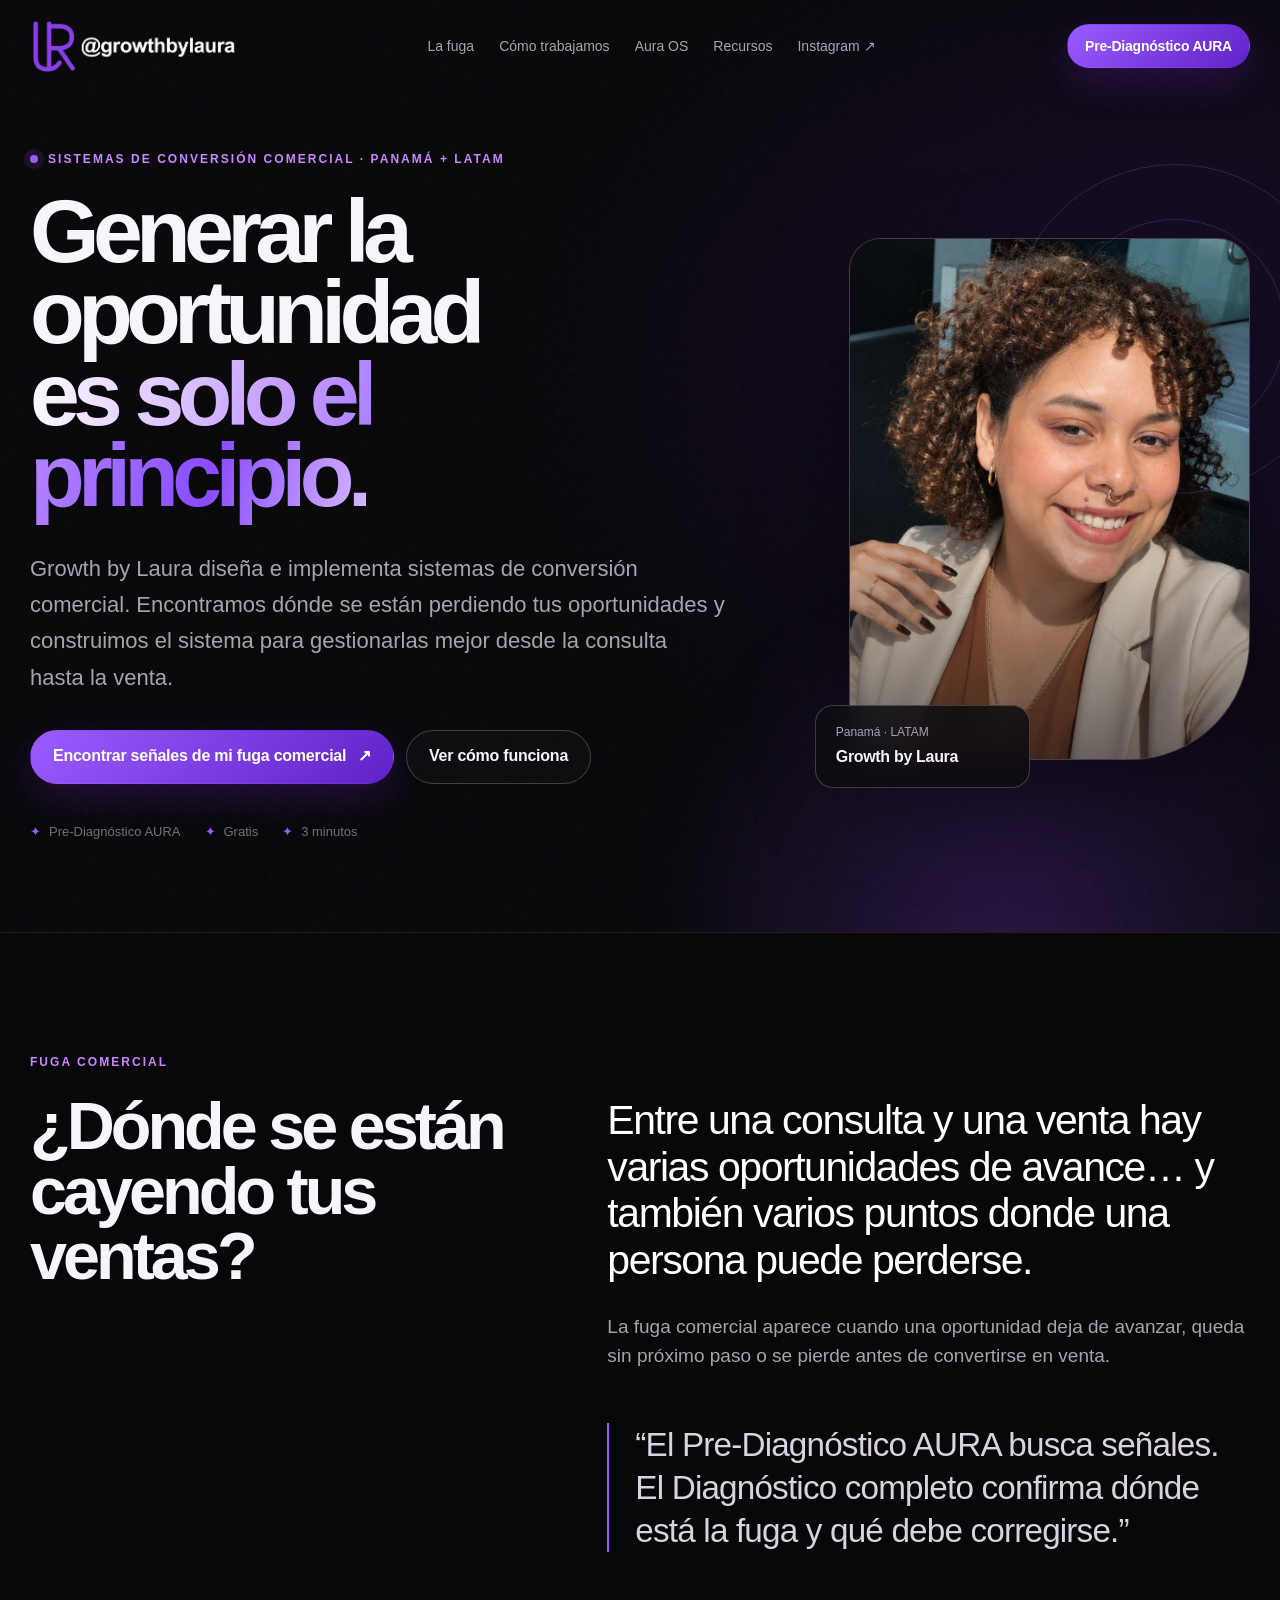
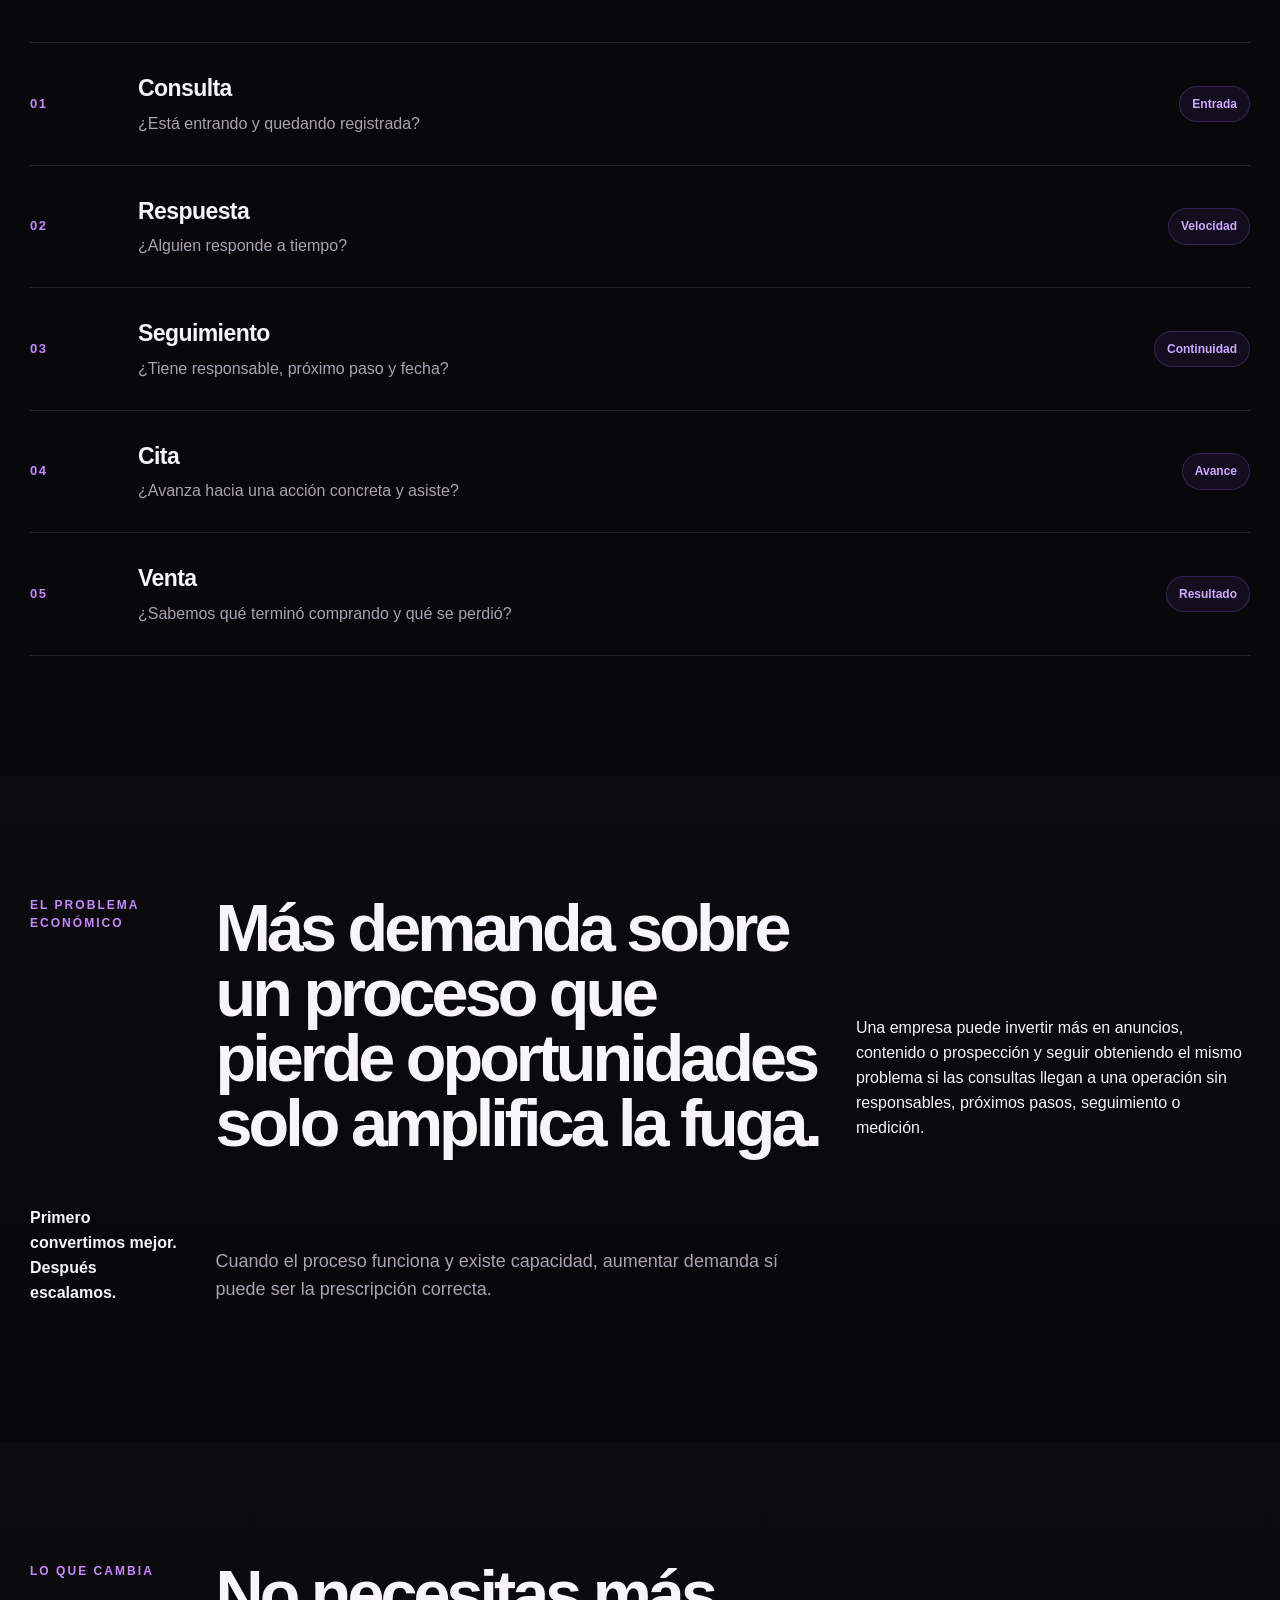
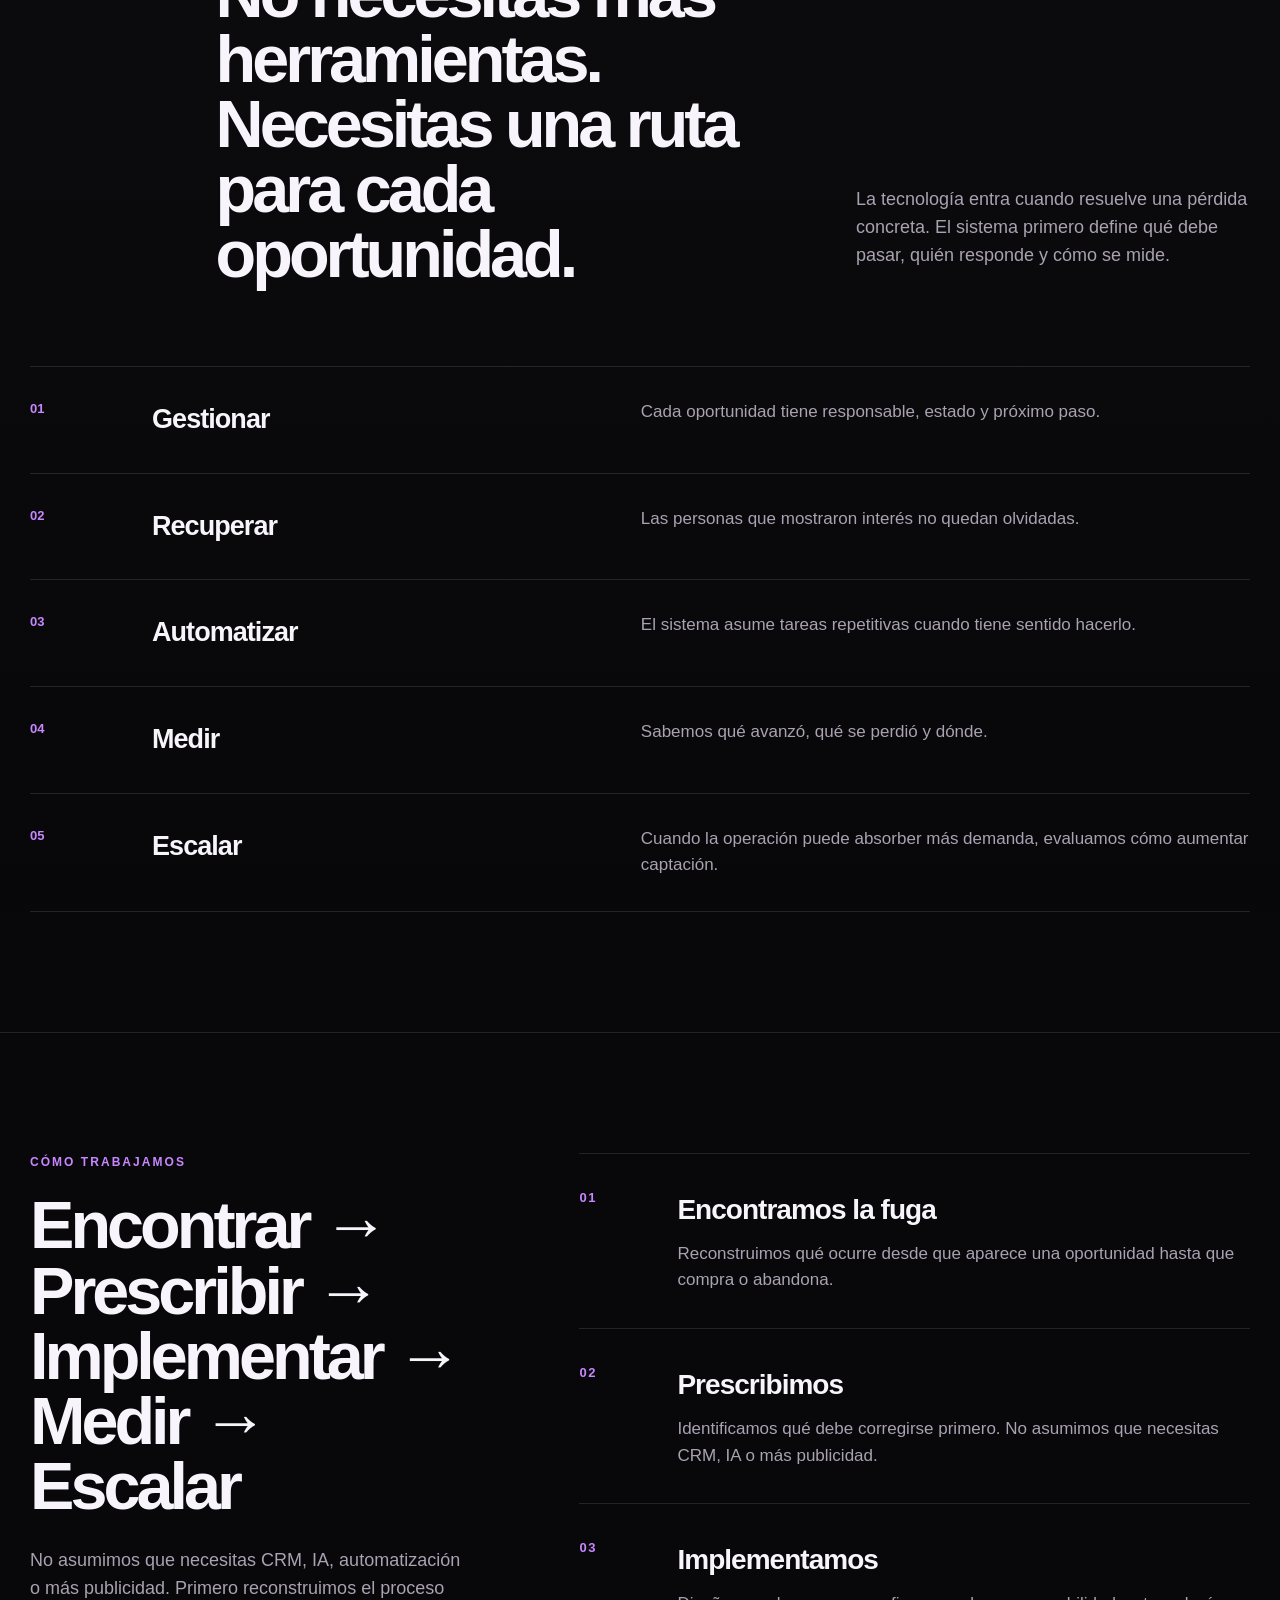
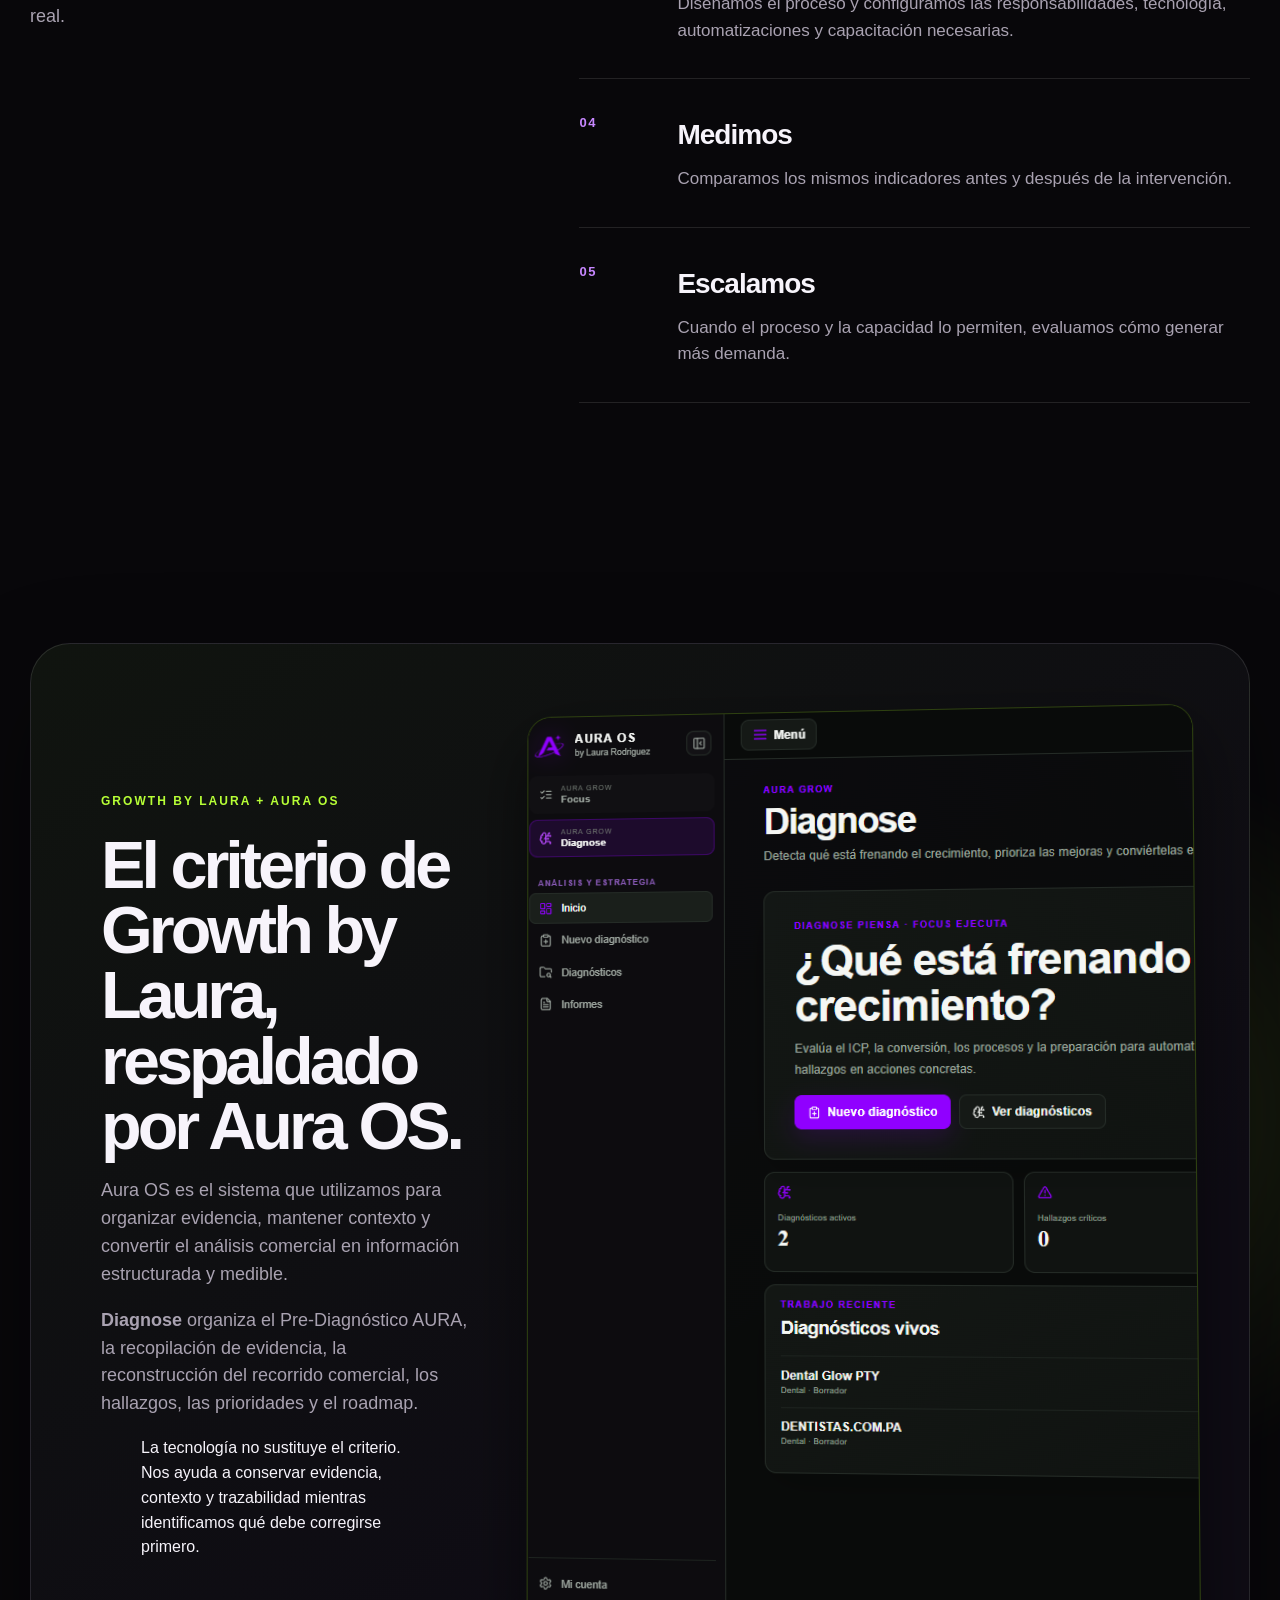
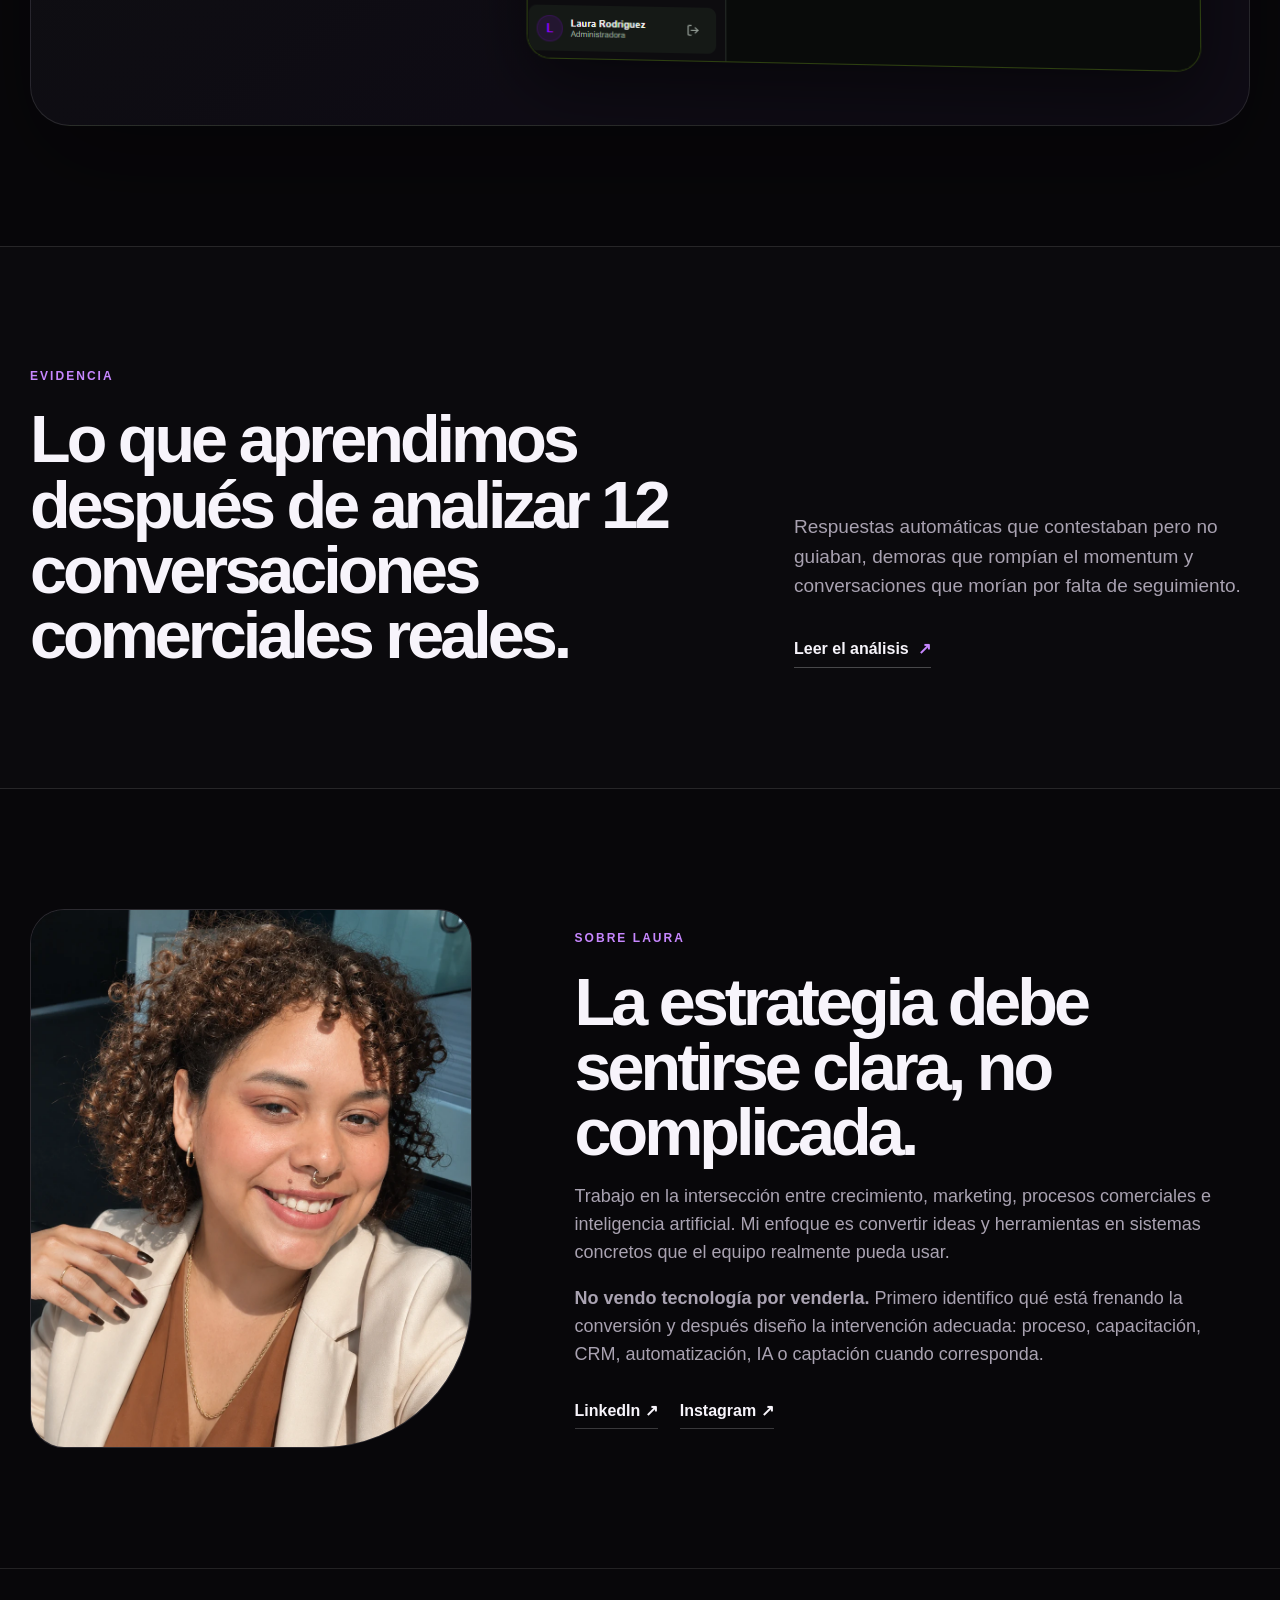
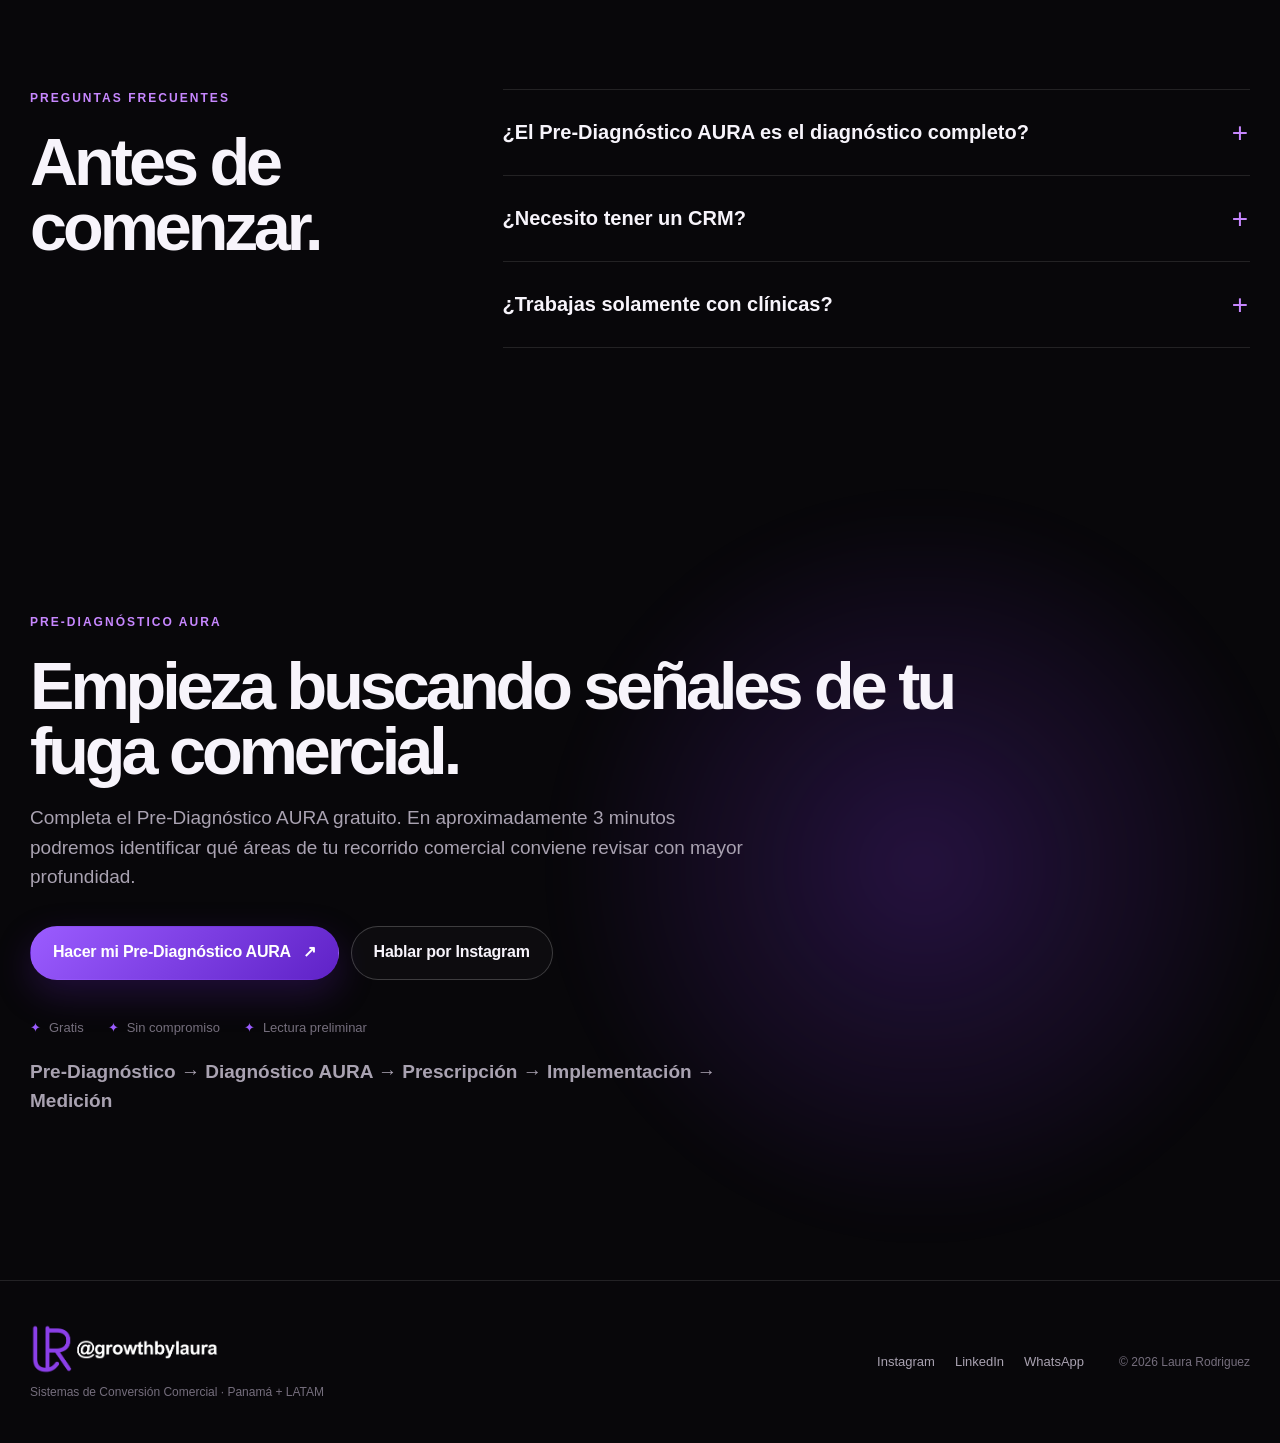
<file: index.html>
<!doctype html>
<html lang="es-PA">
<head>
  <meta charset="utf-8">
  <meta name="viewport" content="width=device-width, initial-scale=1, viewport-fit=cover">
  <title>Growth by Laura | Sistemas de Conversión Comercial</title>
  <meta name="description" content="Growth by Laura diseña e implementa sistemas de conversión comercial para encontrar dónde se pierden oportunidades, prescribir qué corregir y medir el resultado desde la consulta hasta la venta.">
  <meta name="author" content="Laura Rodriguez">
  <meta name="robots" content="index,follow,max-image-preview:large">
  <link rel="canonical" href="https://laurarodriguez-growth.github.io/">
  <link rel="icon" href="assets/brand/favicon.ico" sizes="any">
  <link rel="icon" type="image/png" sizes="32x32" href="assets/brand/lr-monogram-32.png">
  <link rel="apple-touch-icon" sizes="180x180" href="assets/brand/lr-monogram-180.png">
  <link rel="stylesheet" href="styles.css">
  <meta name="theme-color" content="#08070a">
  <meta property="og:type" content="website">
  <meta property="og:locale" content="es_PA">
  <meta property="og:title" content="Growth by Laura | Sistemas de Conversión Comercial">
  <meta property="og:description" content="Encontramos dónde una oportunidad deja de avanzar, prescribimos qué corregir y construimos el sistema para gestionarla desde la consulta hasta la venta.">
  <meta property="og:url" content="https://laurarodriguez-growth.github.io/">
  <meta property="og:image" content="https://laurarodriguez-growth.github.io/og-image.jpg">
  <meta name="twitter:card" content="summary_large_image">
  <script type="application/ld+json">
  {
    "@context":"https://schema.org",
    "@graph":[
      {
        "@type":"WebSite",
        "@id":"https://laurarodriguez-growth.github.io/#website",
        "url":"https://laurarodriguez-growth.github.io/",
        "name":"Growth by Laura",
        "inLanguage":"es-PA"
      },
      {
        "@type":"Person",
        "@id":"https://laurarodriguez-growth.github.io/#laura",
        "name":"Laura Rodriguez",
        "jobTitle":"Growth Strategist y Founder de Aura OS",
        "url":"https://laurarodriguez-growth.github.io/",
        "image":"https://laurarodriguez-growth.github.io/laura-rodriguez-profile.webp",
        "sameAs":[
          "https://www.linkedin.com/in/laurarodriguez20/",
          "https://www.instagram.com/growthbylaura/"
        ],
        "knowsAbout":[
          "Sistemas de conversión comercial",
          "Growth strategy",
          "Revenue Operations",
          "Seguimiento de oportunidades",
          "Inteligencia artificial aplicada",
          "Automatización comercial",
          "Customer journey"
        ],
        "address":{"@type":"PostalAddress","addressCountry":"PA"}
      },
      {
        "@type":"ProfessionalService",
        "@id":"https://laurarodriguez-growth.github.io/#consulting",
        "name":"Growth by Laura",
        "url":"https://laurarodriguez-growth.github.io/",
        "founder":{"@id":"https://laurarodriguez-growth.github.io/#laura"},
        "areaServed":["Panamá","LATAM"],
        "serviceType":[
          "Sistemas de conversión comercial",
          "Diagnóstico AURA",
          "Diseño de procesos comerciales",
          "Automatización comercial",
          "Optimización de sistemas existentes"
        ]
      },
      {
        "@type":"FAQPage",
        "mainEntity":[
          {
            "@type":"Question",
            "name":"¿El Pre-Diagnóstico AURA es el diagnóstico completo?",
            "acceptedAnswer":{"@type":"Answer","text":"No. El Pre-Diagnóstico AURA es una lectura preliminar de aproximadamente tres minutos que busca señales de fuga comercial. El Diagnóstico AURA completo revisa evidencia real del proceso."}
          },
          {
            "@type":"Question",
            "name":"¿Necesito tener un CRM para trabajar con Growth by Laura?",
            "acceptedAnswer":{"@type":"Answer","text":"No. La intervención parte del proceso real del negocio y la tecnología se prescribe solamente cuando el diagnóstico demuestra que es necesaria."}
          },
          {
            "@type":"Question",
            "name":"¿Growth by Laura solo trabaja seguimiento y automatización?",
            "acceptedAnswer":{"@type":"Answer","text":"No. Growth by Laura diseña sistemas de conversión comercial desde la consulta hasta la venta. La intervención puede incluir proceso, capacitación, CRM, automatización, inteligencia artificial o captación cuando corresponda."}
          }
        ]
      }
    ]
  }
  </script>
</head>
<body>
  <a class="skip" href="#main">Ir al contenido</a>

  <header class="site-header" data-header>
    <div class="wrap header-inner">
      <a class="brand brand-signature" href="#top" aria-label="Growth by Laura — inicio">
        <img src="assets/brand/lr-signature-light-purple.png" alt="Growth by Laura" width="1673" height="416">
      </a>

      <button class="menu-toggle" type="button" aria-expanded="false" aria-controls="main-nav" data-menu-toggle>
        <span></span><span></span>
        <span class="sr-only">Abrir menú</span>
      </button>

      <nav class="main-nav" id="main-nav" data-nav>
        <a href="#problema">La fuga</a>
        <a href="#metodo">Cómo trabajamos</a>
        <a href="#aura">Aura OS</a>
        <a href="recursos/analisis-12-conversaciones-comerciales/">Recursos</a>
        <a href="https://www.instagram.com/growthbylaura/" target="_blank" rel="noopener">Instagram ↗</a>
      </nav>

      <a class="button button-small button-primary header-cta" href="diagnostico.html">Pre-Diagnóstico AURA</a>
    </div>
  </header>

  <main id="main">
    <section class="hero" id="top">
      <div class="hero-noise" aria-hidden="true"></div>
      <div class="wrap hero-grid">
        <div class="hero-copy">
          <p class="overline"><span></span> SISTEMAS DE CONVERSIÓN COMERCIAL · PANAMÁ + LATAM</p>
          <h1>Generar la oportunidad<br><em>es solo el principio.</em></h1>
          <p class="hero-lead">Growth by Laura diseña e implementa sistemas de conversión comercial. Encontramos dónde se están perdiendo tus oportunidades y construimos el sistema para gestionarlas mejor desde la consulta hasta la venta.</p>

          <div class="hero-actions">
            <a class="button button-primary" href="diagnostico.html">Encontrar señales de mi fuga comercial <span>↗</span></a>
            <a class="button button-ghost" href="#metodo">Ver cómo funciona</a>
          </div>

          <div class="hero-meta" aria-label="Información del Pre-Diagnóstico">
            <span>Pre-Diagnóstico AURA</span><span>Gratis</span><span>3 minutos</span>
          </div>
        </div>

        <div class="hero-visual" aria-label="Laura Rodriguez">
          <div class="portrait-frame">
            <img src="laura-rodriguez-profile.webp" alt="Laura Rodriguez, Growth Strategist y fundadora de Aura OS" width="900" height="1125">
          </div>
          <div class="visual-caption">
            <span>Panamá · LATAM</span>
            <strong>Growth by Laura</strong>
          </div>
          <div class="orbit orbit-one" aria-hidden="true"></div>
          <div class="orbit orbit-two" aria-hidden="true"></div>
        </div>
      </div>
    </section>

    <section class="manifesto" id="problema">
      <div class="wrap manifesto-grid">
        <div class="manifesto-sticky">
          <p class="section-label">Fuga comercial</p>
          <h2>¿Dónde se están cayendo tus ventas?</h2>
        </div>
        <div class="manifesto-copy">
          <p class="large-copy">Entre una consulta y una venta hay varias oportunidades de avance… y también varios puntos donde una persona puede perderse.</p>
          <p>La fuga comercial aparece cuando una oportunidad deja de avanzar, queda sin próximo paso o se pierde antes de convertirse en venta.</p>
          <blockquote>“El Pre-Diagnóstico AURA busca señales. El Diagnóstico completo confirma dónde está la fuga y qué debe corregirse.”</blockquote>
        </div>
      </div>

      <div class="wrap journey" aria-label="Recorrido de conversión comercial">
        <article><span>01</span><div><strong>Consulta</strong><p>¿Está entrando y quedando registrada?</p></div><b>Entrada</b></article>
        <article><span>02</span><div><strong>Respuesta</strong><p>¿Alguien responde a tiempo?</p></div><b>Velocidad</b></article>
        <article><span>03</span><div><strong>Seguimiento</strong><p>¿Tiene responsable, próximo paso y fecha?</p></div><b>Continuidad</b></article>
        <article><span>04</span><div><strong>Cita</strong><p>¿Avanza hacia una acción concreta y asiste?</p></div><b>Avance</b></article>
        <article><span>05</span><div><strong>Venta</strong><p>¿Sabemos qué terminó comprando y qué se perdió?</p></div><b>Resultado</b></article>
      </div>
    </section>

    <section class="outcomes">
      <div class="wrap">
        <div class="section-heading wide">
          <p class="section-label">El problema económico</p>
          <h2>Más demanda sobre un proceso que pierde oportunidades solo amplifica la fuga.</h2>
          <p>Una empresa puede invertir más en anuncios, contenido o prospección y seguir obteniendo el mismo problema si las consultas llegan a una operación sin responsables, próximos pasos, seguimiento o medición.</p>
          <p><strong>Primero convertimos mejor. Después escalamos.</strong></p>
          <p>Cuando el proceso funciona y existe capacidad, aumentar demanda sí puede ser la prescripción correcta.</p>
        </div>
      </div>
    </section>

    <section class="outcomes" id="servicios">
      <div class="wrap">
        <div class="section-heading wide">
          <p class="section-label">Lo que cambia</p>
          <h2>No necesitas más herramientas. Necesitas una ruta para cada oportunidad.</h2>
          <p>La tecnología entra cuando resuelve una pérdida concreta. El sistema primero define qué debe pasar, quién responde y cómo se mide.</p>
        </div>

        <div class="outcome-list">
          <article><span>01</span><h3>Gestionar</h3><p>Cada oportunidad tiene responsable, estado y próximo paso.</p></article>
          <article><span>02</span><h3>Recuperar</h3><p>Las personas que mostraron interés no quedan olvidadas.</p></article>
          <article><span>03</span><h3>Automatizar</h3><p>El sistema asume tareas repetitivas cuando tiene sentido hacerlo.</p></article>
          <article><span>04</span><h3>Medir</h3><p>Sabemos qué avanzó, qué se perdió y dónde.</p></article>
          <article><span>05</span><h3>Escalar</h3><p>Cuando la operación puede absorber más demanda, evaluamos cómo aumentar captación.</p></article>
        </div>
      </div>
    </section>

    <section class="method" id="metodo">
      <div class="wrap method-grid">
        <div class="method-intro">
          <p class="section-label">Cómo trabajamos</p>
          <h2>Encontrar → Prescribir → Implementar → Medir → Escalar</h2>
          <p>No asumimos que necesitas CRM, IA, automatización o más publicidad. Primero reconstruimos el proceso real.</p>
        </div>

        <ol class="method-steps">
          <li><span>01</span><div><h3>Encontramos la fuga</h3><p>Reconstruimos qué ocurre desde que aparece una oportunidad hasta que compra o abandona.</p></div></li>
          <li><span>02</span><div><h3>Prescribimos</h3><p>Identificamos qué debe corregirse primero. No asumimos que necesitas CRM, IA o más publicidad.</p></div></li>
          <li><span>03</span><div><h3>Implementamos</h3><p>Diseñamos el proceso y configuramos las responsabilidades, tecnología, automatizaciones y capacitación necesarias.</p></div></li>
          <li><span>04</span><div><h3>Medimos</h3><p>Comparamos los mismos indicadores antes y después de la intervención.</p></div></li>
          <li><span>05</span><div><h3>Escalamos</h3><p>Cuando el proceso y la capacidad lo permiten, evaluamos cómo generar más demanda.</p></div></li>
        </ol>
      </div>
    </section>

    <section class="aura" id="aura">
      <div class="wrap aura-shell">
        <div class="aura-copy">
          <p class="section-label lime">Growth by Laura + Aura OS</p>
          <h2>El criterio de Growth by Laura, respaldado por Aura OS.</h2>
          <p>Aura OS es el sistema que utilizamos para organizar evidencia, mantener contexto y convertir el análisis comercial en información estructurada y medible.</p>
          <p><strong>Diagnose</strong> organiza el Pre-Diagnóstico AURA, la recopilación de evidencia, la reconstrucción del recorrido comercial, los hallazgos, las prioridades y el roadmap.</p>
          <blockquote>La tecnología no sustituye el criterio. Nos ayuda a conservar evidencia, contexto y trazabilidad mientras identificamos qué debe corregirse primero.</blockquote>
        </div>

        <div class="aura-window">
          <img src="assets/aura-diagnose.png" alt="Interfaz real de Aura Grow Diagnose utilizada por Growth by Laura para organizar diagnósticos comerciales" width="1263" height="939" loading="lazy">
        </div>
      </div>
    </section>

    <section class="resource-section">
      <div class="wrap resource-grid">
        <div>
          <p class="section-label">Evidencia</p>
          <h2>Lo que aprendimos después de analizar 12 conversaciones comerciales reales.</h2>
        </div>
        <div class="resource-summary">
          <p>Respuestas automáticas que contestaban pero no guiaban, demoras que rompían el momentum y conversaciones que morían por falta de seguimiento.</p>
          <a class="text-link" href="recursos/analisis-12-conversaciones-comerciales/">Leer el análisis <span>↗</span></a>
        </div>
      </div>
    </section>

    <section class="about" id="sobre-mi">
      <div class="wrap about-grid">
        <div class="about-photo">
          <img src="laura-rodriguez-profile.webp" alt="Laura Rodriguez, estratega de crecimiento y sistemas de conversión comercial" width="900" height="1125" loading="lazy">
        </div>

        <div class="about-copy">
          <p class="section-label">Sobre Laura</p>
          <h2>La estrategia debe sentirse clara, no complicada.</h2>
          <p>Trabajo en la intersección entre crecimiento, marketing, procesos comerciales e inteligencia artificial. Mi enfoque es convertir ideas y herramientas en sistemas concretos que el equipo realmente pueda usar.</p>
          <p><strong>No vendo tecnología por venderla.</strong> Primero identifico qué está frenando la conversión y después diseño la intervención adecuada: proceso, capacitación, CRM, automatización, IA o captación cuando corresponda.</p>
          <div class="about-links">
            <a href="https://www.linkedin.com/in/laurarodriguez20/" target="_blank" rel="noopener">LinkedIn ↗</a>
            <a href="https://www.instagram.com/growthbylaura/" target="_blank" rel="noopener">Instagram ↗</a>
          </div>
        </div>
      </div>
    </section>

    <section class="faq-section">
      <div class="wrap faq-grid">
        <div>
          <p class="section-label">Preguntas frecuentes</p>
          <h2>Antes de comenzar.</h2>
        </div>

        <div class="faq-list">
          <details>
            <summary>¿El Pre-Diagnóstico AURA es el diagnóstico completo?</summary>
            <p>No. Es una lectura preliminar de aproximadamente 3 minutos. Busca señales de fuga comercial; todavía no revisa conversaciones, datos ni procesos reales.</p>
          </details>
          <details>
            <summary>¿Necesito tener un CRM?</summary>
            <p>No. El análisis parte de tu operación actual. La tecnología se prescribe solamente si la evidencia demuestra que hace falta.</p>
          </details>
          <details>
            <summary>¿Trabajas solamente con clínicas?</summary>
            <p>No. Growth by Laura trabaja con empresas de servicios y otros negocios donde una oportunidad debe avanzar por un proceso antes de convertirse en venta.</p>
          </details>
        </div>
      </div>
    </section>

    <section class="final-cta">
      <div class="wrap final-cta-inner">
        <p class="section-label">Pre-Diagnóstico AURA</p>
        <h2>Empieza buscando señales de tu fuga comercial.</h2>
        <p>Completa el Pre-Diagnóstico AURA gratuito. En aproximadamente 3 minutos podremos identificar qué áreas de tu recorrido comercial conviene revisar con mayor profundidad.</p>

        <div class="hero-actions">
          <a class="button button-primary" href="diagnostico.html">Hacer mi Pre-Diagnóstico AURA <span>↗</span></a>
          <a class="button button-ghost" href="https://www.instagram.com/growthbylaura/" target="_blank" rel="noopener">Hablar por Instagram</a>
        </div>

        <div class="hero-meta" aria-label="Características del Pre-Diagnóstico">
          <span>Gratis</span><span>Sin compromiso</span><span>Lectura preliminar</span>
        </div>

        <p><strong>Pre-Diagnóstico → Diagnóstico AURA → Prescripción → Implementación → Medición</strong></p>
      </div>
    </section>
  </main>

  <footer class="footer">
    <div class="wrap footer-inner">
      <div class="footer-brand">
        <img src="assets/brand/lr-signature-light-purple.png" alt="Growth by Laura" width="1673" height="416" loading="lazy">
        <span>Sistemas de Conversión Comercial · Panamá + LATAM</span>
      </div>
      <div class="footer-links">
        <a href="https://www.instagram.com/growthbylaura/" target="_blank" rel="noopener">Instagram</a>
        <a href="https://www.linkedin.com/in/laurarodriguez20/" target="_blank" rel="noopener">LinkedIn</a>
        <a href="https://wa.me/50764294221" target="_blank" rel="noopener">WhatsApp</a>
      </div>
      <small>© 2026 Laura Rodriguez</small>
    </div>
  </footer>

  <script src="script.js" defer></script>
</body>
</html>
</file>
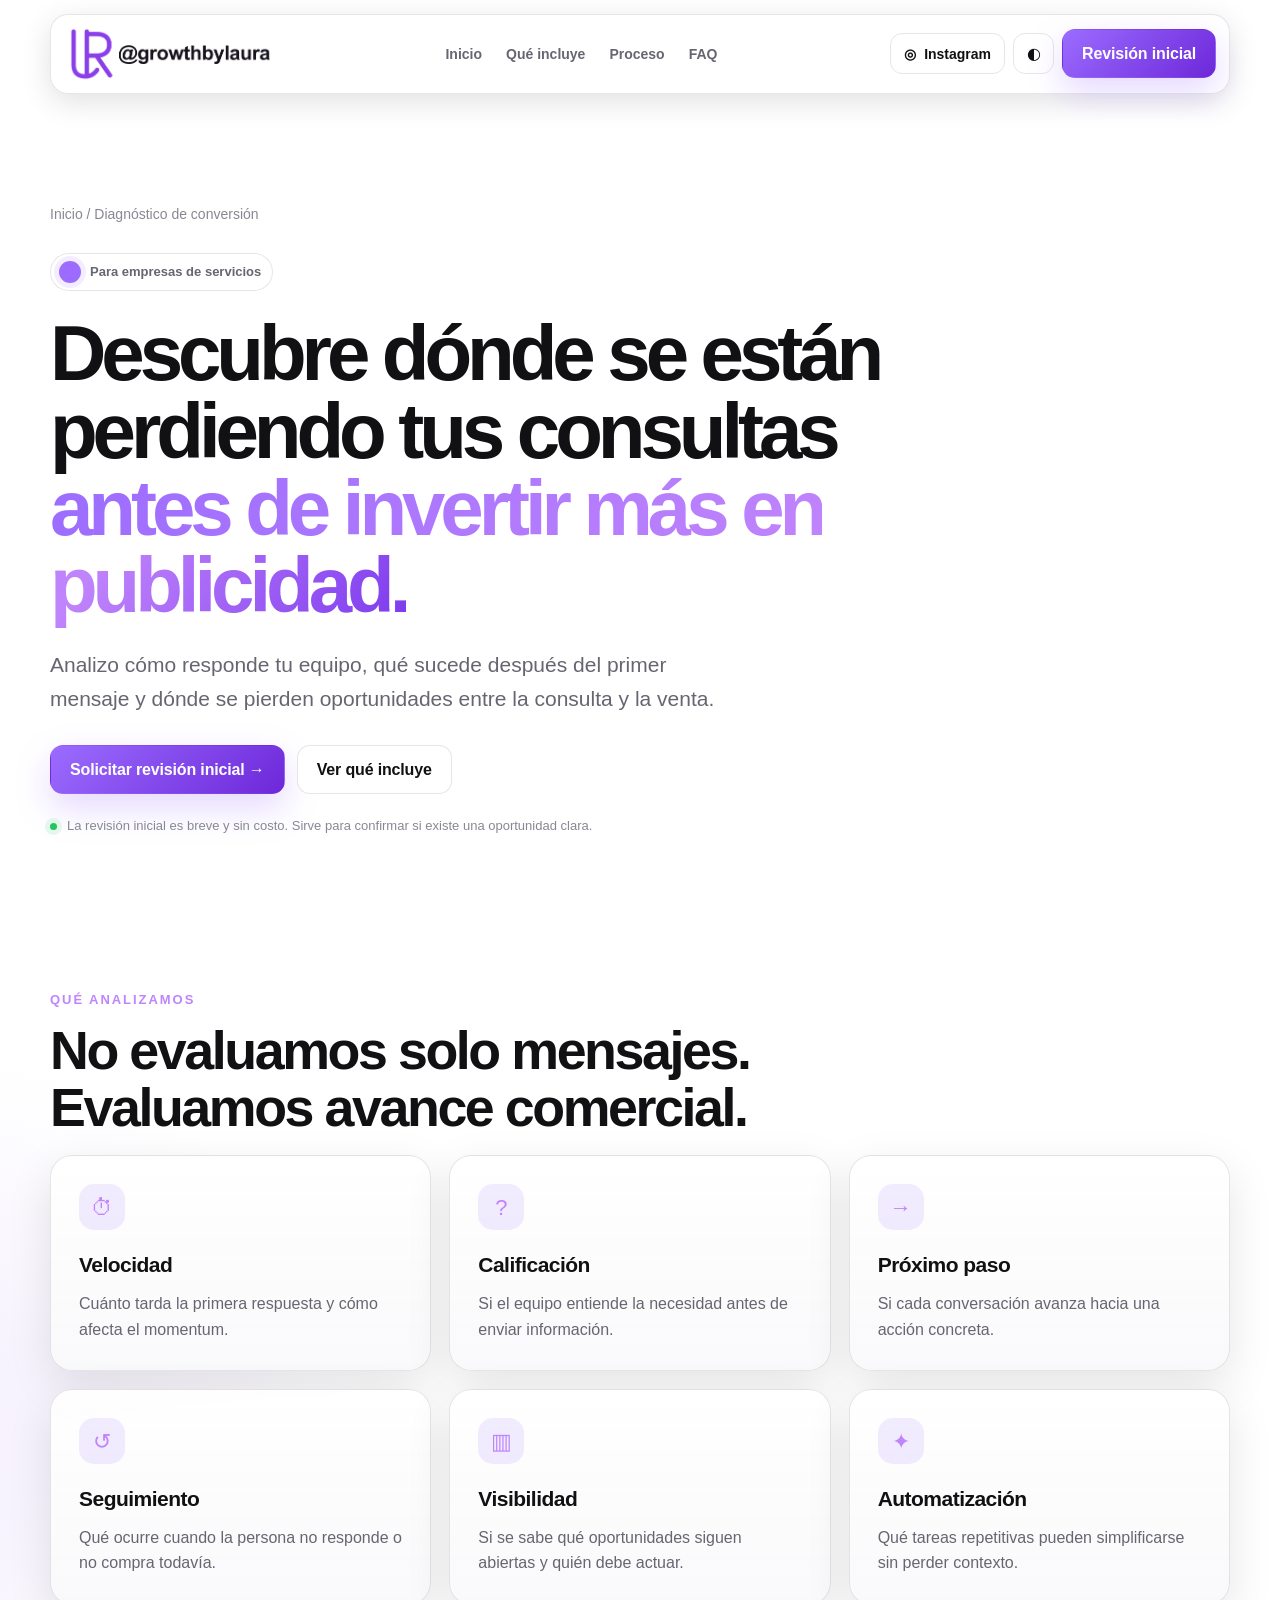
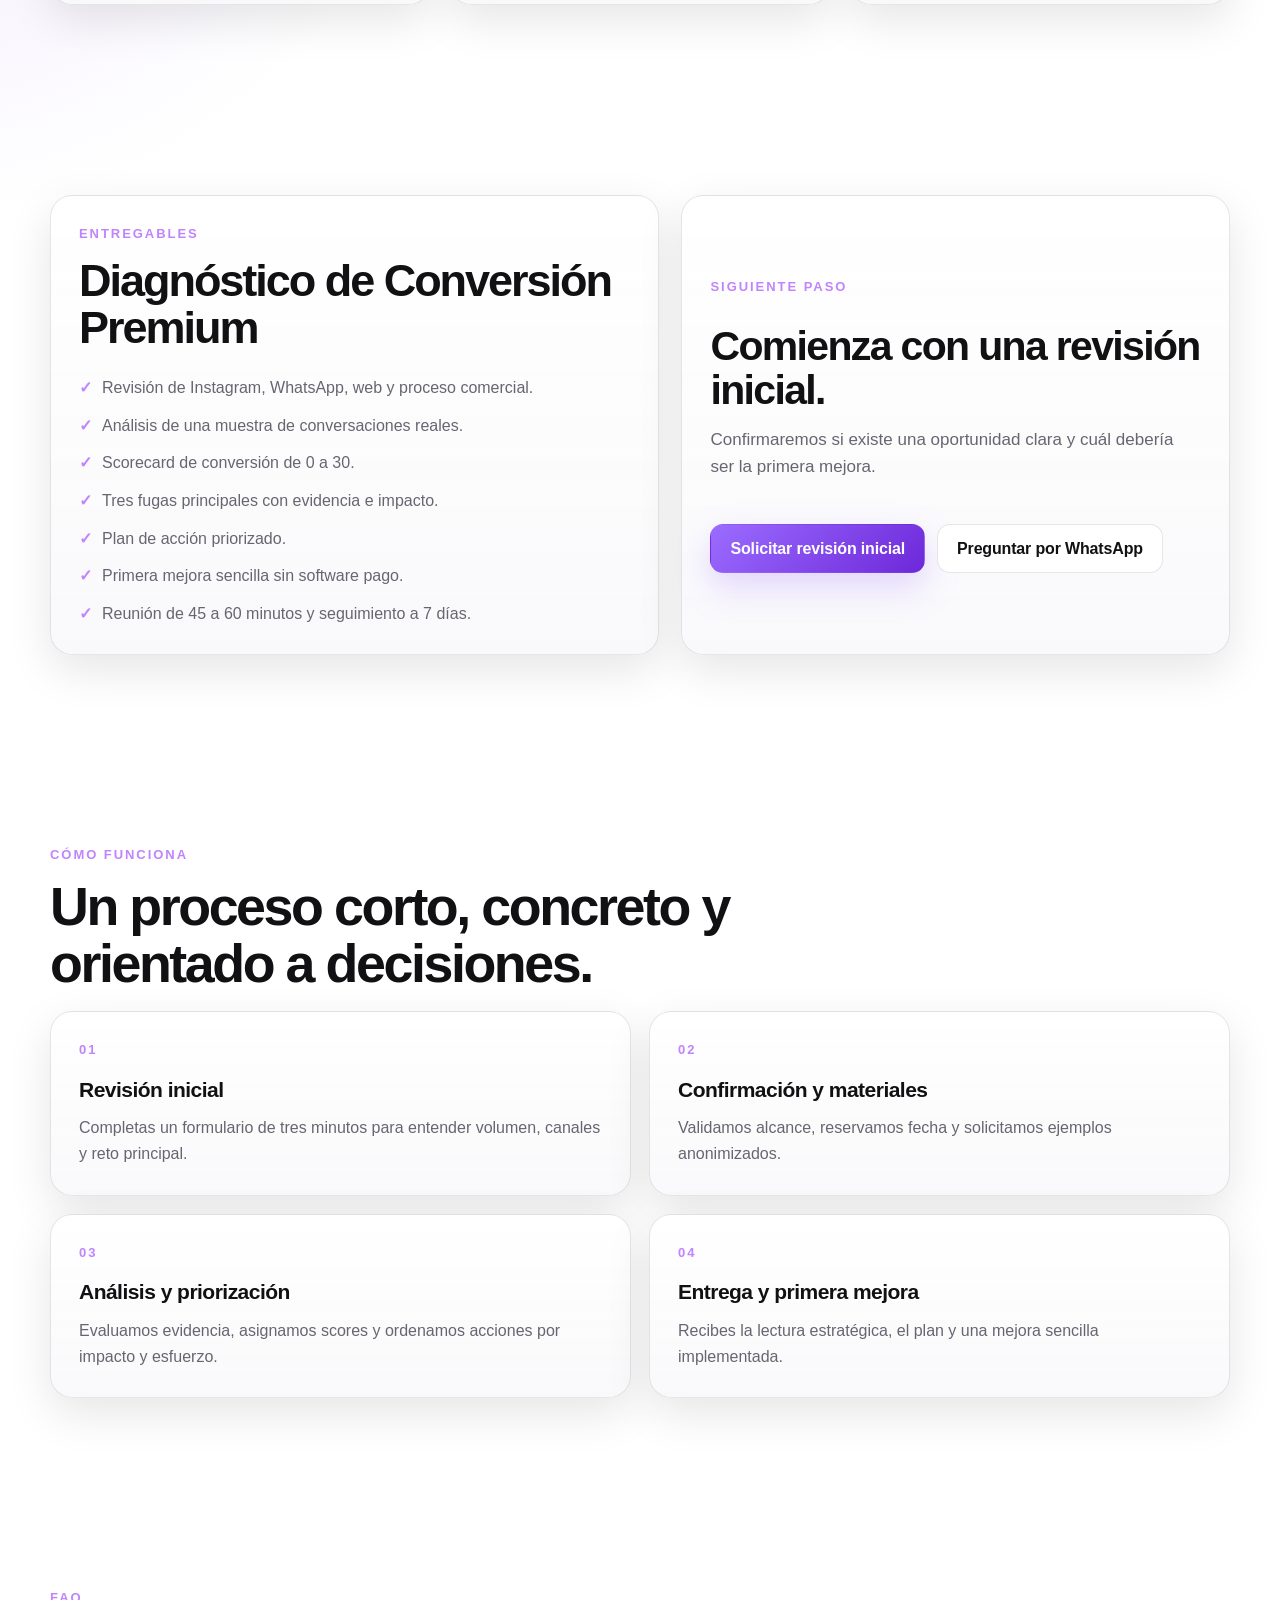
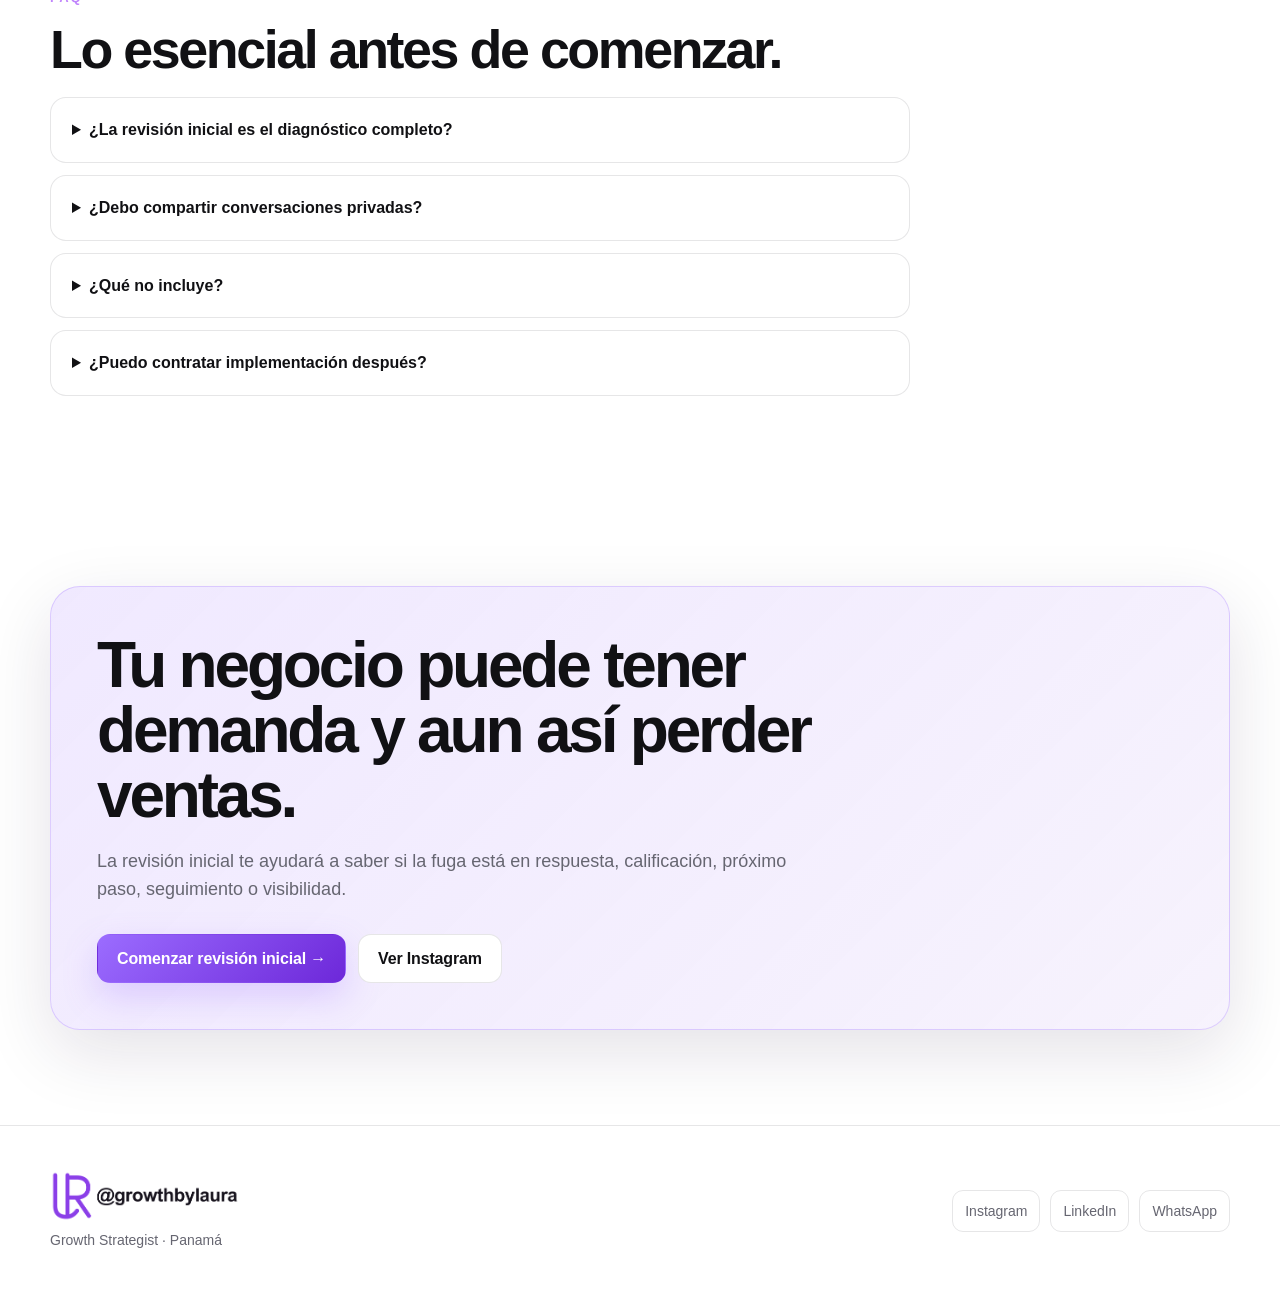
<file: diagnostico-de-conversion/index.html>
<!doctype html><html lang="es" data-theme="dark"><head><meta charset="utf-8"><meta name="viewport" content="width=device-width,initial-scale=1"><title>Diagnóstico de conversión y seguimiento de leads | Laura Rodriguez</title><meta name="description" content="Descubre dónde se pierden tus consultas. Diagnóstico de conversión para empresas de servicios: respuesta, seguimiento, procesos, automatización y plan de acción."><meta name="robots" content="index,follow,max-image-preview:large"><link rel="canonical" href="https://laurarodriguez-growth.github.io/diagnostico-de-conversion/"><link rel="icon" href="../assets/brand/favicon.ico" sizes="any"><link rel="icon" type="image/png" sizes="32x32" href="../assets/brand/lr-monogram-32.png"><link rel="apple-touch-icon" sizes="180x180" href="../assets/brand/lr-monogram-180.png"><link rel="stylesheet" href="../legacy-pages.css"><meta property="og:title" content="Diagnóstico de Conversión Premium | Laura Rodriguez"><meta property="og:description" content="Detecta las fugas entre la consulta y la venta y recibe un plan priorizado para corregirlas."><meta property="og:image" content="https://laurarodriguez-growth.github.io/og-image.jpg"><script type="application/ld+json">{"@context":"https://schema.org","@graph":[{"@type":"Service","name":"Diagnóstico de Conversión Premium","provider":{"@type":"Person","name":"Laura Rodriguez","url":"https://laurarodriguez-growth.github.io/"},"areaServed":"Panamá","description":"Evaluación del proceso de respuesta, seguimiento y conversión de consultas en clientes."},{"@type":"FAQPage","mainEntity":[{"@type":"Question","name":"¿Qué incluye el diagnóstico?","acceptedAnswer":{"@type":"Answer","text":"Incluye revisión de canales y proceso comercial, análisis de conversaciones, scorecard, tres hallazgos prioritarios, reunión estratégica, plan de acción, una primera mejora sencilla y seguimiento a siete días."}},{"@type":"Question","name":"¿La revisión inicial es gratuita?","acceptedAnswer":{"@type":"Answer","text":"Sí. La revisión inicial es breve y sirve para confirmar si el Diagnóstico Premium es el siguiente paso adecuado."}},{"@type":"Question","name":"¿Necesito un CRM?","acceptedAnswer":{"@type":"Answer","text":"No. El diagnóstico analiza el proceso actual, incluso si la empresa trabaja con WhatsApp, Instagram, notas o hojas de cálculo."}}]}]}</script></head><body><header class="nav-wrap"><div class="shell nav"><a class="brand brand-signature" href="../" aria-label="Growth by Laura — inicio"><img class="brand-logo brand-logo-on-dark" src="../assets/brand/lr-signature-light-purple.png" alt="Growth by Laura" width="1673" height="416"><img class="brand-logo brand-logo-on-light" src="../assets/brand/lr-signature-dark.png" alt="Growth by Laura" width="1673" height="416"></a><nav class="nav-links"><a href="../">Inicio</a><a href="#incluye">Qué incluye</a><a href="#proceso">Proceso</a><a href="#faq">FAQ</a></nav><div class="nav-actions"><a class="social-btn" href="https://www.instagram.com/growthbylaura/" target="_blank" rel="noopener">◎ <span>Instagram</span></a><button class="icon-btn" data-theme-toggle>◐</button><a class="btn btn-primary" href="../diagnostico.html">Revisión inicial</a></div></div></header><main><section class="shell page-hero"><div class="breadcrumb"><a href="../">Inicio</a> / Diagnóstico de conversión</div><div class="eyebrow" style="margin-top:28px"><span class="dot"></span>Para empresas de servicios</div><h1>Descubre dónde se están perdiendo tus consultas <span class="gradient">antes de invertir más en publicidad.</span></h1><p class="lead">Analizo cómo responde tu equipo, qué sucede después del primer mensaje y dónde se pierden oportunidades entre la consulta y la venta.</p><div class="actions"><a class="btn btn-primary" href="../diagnostico.html">Solicitar revisión inicial →</a><a class="btn btn-secondary" href="#incluye">Ver qué incluye</a></div><div class="note"><i></i>La revisión inicial es breve y sin costo. Sirve para confirmar si existe una oportunidad clara.</div></section><section id="incluye"><div class="shell"><div class="section-kicker">Qué analizamos</div><h2 class="section-title">No evaluamos solo mensajes. Evaluamos avance comercial.</h2><div class="grid grid-3"><article class="card"><div class="icon">⏱</div><h3>Velocidad</h3><p>Cuánto tarda la primera respuesta y cómo afecta el momentum.</p></article><article class="card"><div class="icon">?</div><h3>Calificación</h3><p>Si el equipo entiende la necesidad antes de enviar información.</p></article><article class="card"><div class="icon">→</div><h3>Próximo paso</h3><p>Si cada conversación avanza hacia una acción concreta.</p></article><article class="card"><div class="icon">↺</div><h3>Seguimiento</h3><p>Qué ocurre cuando la persona no responde o no compra todavía.</p></article><article class="card"><div class="icon">▥</div><h3>Visibilidad</h3><p>Si se sabe qué oportunidades siguen abiertas y quién debe actuar.</p></article><article class="card"><div class="icon">✦</div><h3>Automatización</h3><p>Qué tareas repetitivas pueden simplificarse sin perder contexto.</p></article></div></div></section><section><div class="shell offer"><div class="card"><div class="section-kicker">Entregables</div><h2 class="section-title" style="font-size:45px">Diagnóstico de Conversión Premium</h2><ul class="checks"><li>Revisión de Instagram, WhatsApp, web y proceso comercial.</li><li>Análisis de una muestra de conversaciones reales.</li><li>Scorecard de conversión de 0 a 30.</li><li>Tres fugas principales con evidencia e impacto.</li><li>Plan de acción priorizado.</li><li>Primera mejora sencilla sin software pago.</li><li>Reunión de 45 a 60 minutos y seguimiento a 7 días.</li></ul></div><div class="card offer-next-step"><div class="section-kicker">Siguiente paso</div><h3>Comienza con una revisión inicial.</h3><p>Confirmaremos si existe una oportunidad clara y cuál debería ser la primera mejora.</p><div class="actions"><a class="btn btn-primary" href="../diagnostico.html">Solicitar revisión inicial</a><a class="btn btn-secondary" href="https://wa.me/50764294221?text=Hola%20Laura%2C%20quiero%20informaci%C3%B3n%20sobre%20el%20Diagn%C3%B3stico%20de%20Conversi%C3%B3n" target="_blank" rel="noopener">Preguntar por WhatsApp</a></div></div></div></section><section id="proceso"><div class="shell"><div class="section-kicker">Cómo funciona</div><h2 class="section-title">Un proceso corto, concreto y orientado a decisiones.</h2><div class="grid grid-2"><article class="card"><div class="section-kicker">01</div><h3>Revisión inicial</h3><p>Completas un formulario de tres minutos para entender volumen, canales y reto principal.</p></article><article class="card"><div class="section-kicker">02</div><h3>Confirmación y materiales</h3><p>Validamos alcance, reservamos fecha y solicitamos ejemplos anonimizados.</p></article><article class="card"><div class="section-kicker">03</div><h3>Análisis y priorización</h3><p>Evaluamos evidencia, asignamos scores y ordenamos acciones por impacto y esfuerzo.</p></article><article class="card"><div class="section-kicker">04</div><h3>Entrega y primera mejora</h3><p>Recibes la lectura estratégica, el plan y una mejora sencilla implementada.</p></article></div></div></section><section id="faq"><div class="shell"><div class="section-kicker">FAQ</div><h2 class="section-title">Lo esencial antes de comenzar.</h2><div class="faq"><details><summary>¿La revisión inicial es el diagnóstico completo?</summary><p>No. La revisión inicial es un filtro breve y gratuito. El diagnóstico completo requiere análisis, reunión y entregables personalizados.</p></details><details><summary>¿Debo compartir conversaciones privadas?</summary><p>Solo ejemplos anonimizados y relevantes. No se solicitan contraseñas por WhatsApp ni correo.</p></details><details><summary>¿Qué no incluye?</summary><p>No incluye licencias, publicidad, programación a medida, WhatsApp API, migraciones masivas ni implementación completa de CRM.</p></details><details><summary>¿Puedo contratar implementación después?</summary><p>Sí. Cuando una necesidad excede la primera mejora incluida, se cotiza como una implementación adicional con alcance propio.</p></details></div></div></section><section><div class="shell cta"><h2>Tu negocio puede tener demanda y aun así perder ventas.</h2><p>La revisión inicial te ayudará a saber si la fuga está en respuesta, calificación, próximo paso, seguimiento o visibilidad.</p><div class="actions"><a class="btn btn-primary" href="../diagnostico.html">Comenzar revisión inicial →</a><a class="btn btn-secondary" href="https://www.instagram.com/growthbylaura/" target="_blank" rel="noopener">Ver Instagram</a></div></div></section></main><footer class="footer"><div class="shell footer-row"><div class="footer-brand-lockup"><img class="footer-brand-logo footer-brand-logo-on-dark" src="../assets/brand/lr-signature-light-purple.png" alt="Growth by Laura" width="1673" height="416" loading="lazy"><img class="footer-brand-logo footer-brand-logo-on-light" src="../assets/brand/lr-signature-dark.png" alt="Growth by Laura" width="1673" height="416" loading="lazy"><div style="color:var(--muted);font-size:14px">Growth Strategist · Panamá</div></div><div class="socials"><a href="https://www.instagram.com/growthbylaura/">Instagram</a><a href="https://www.linkedin.com/in/laurarodriguez20/">LinkedIn</a><a href="https://wa.me/50764294221">WhatsApp</a></div></div></footer><a class="mobile-social" href="https://www.instagram.com/growthbylaura/" aria-label="Instagram">◎</a><script src="../legacy-pages.js" defer></script></body></html>
</file>
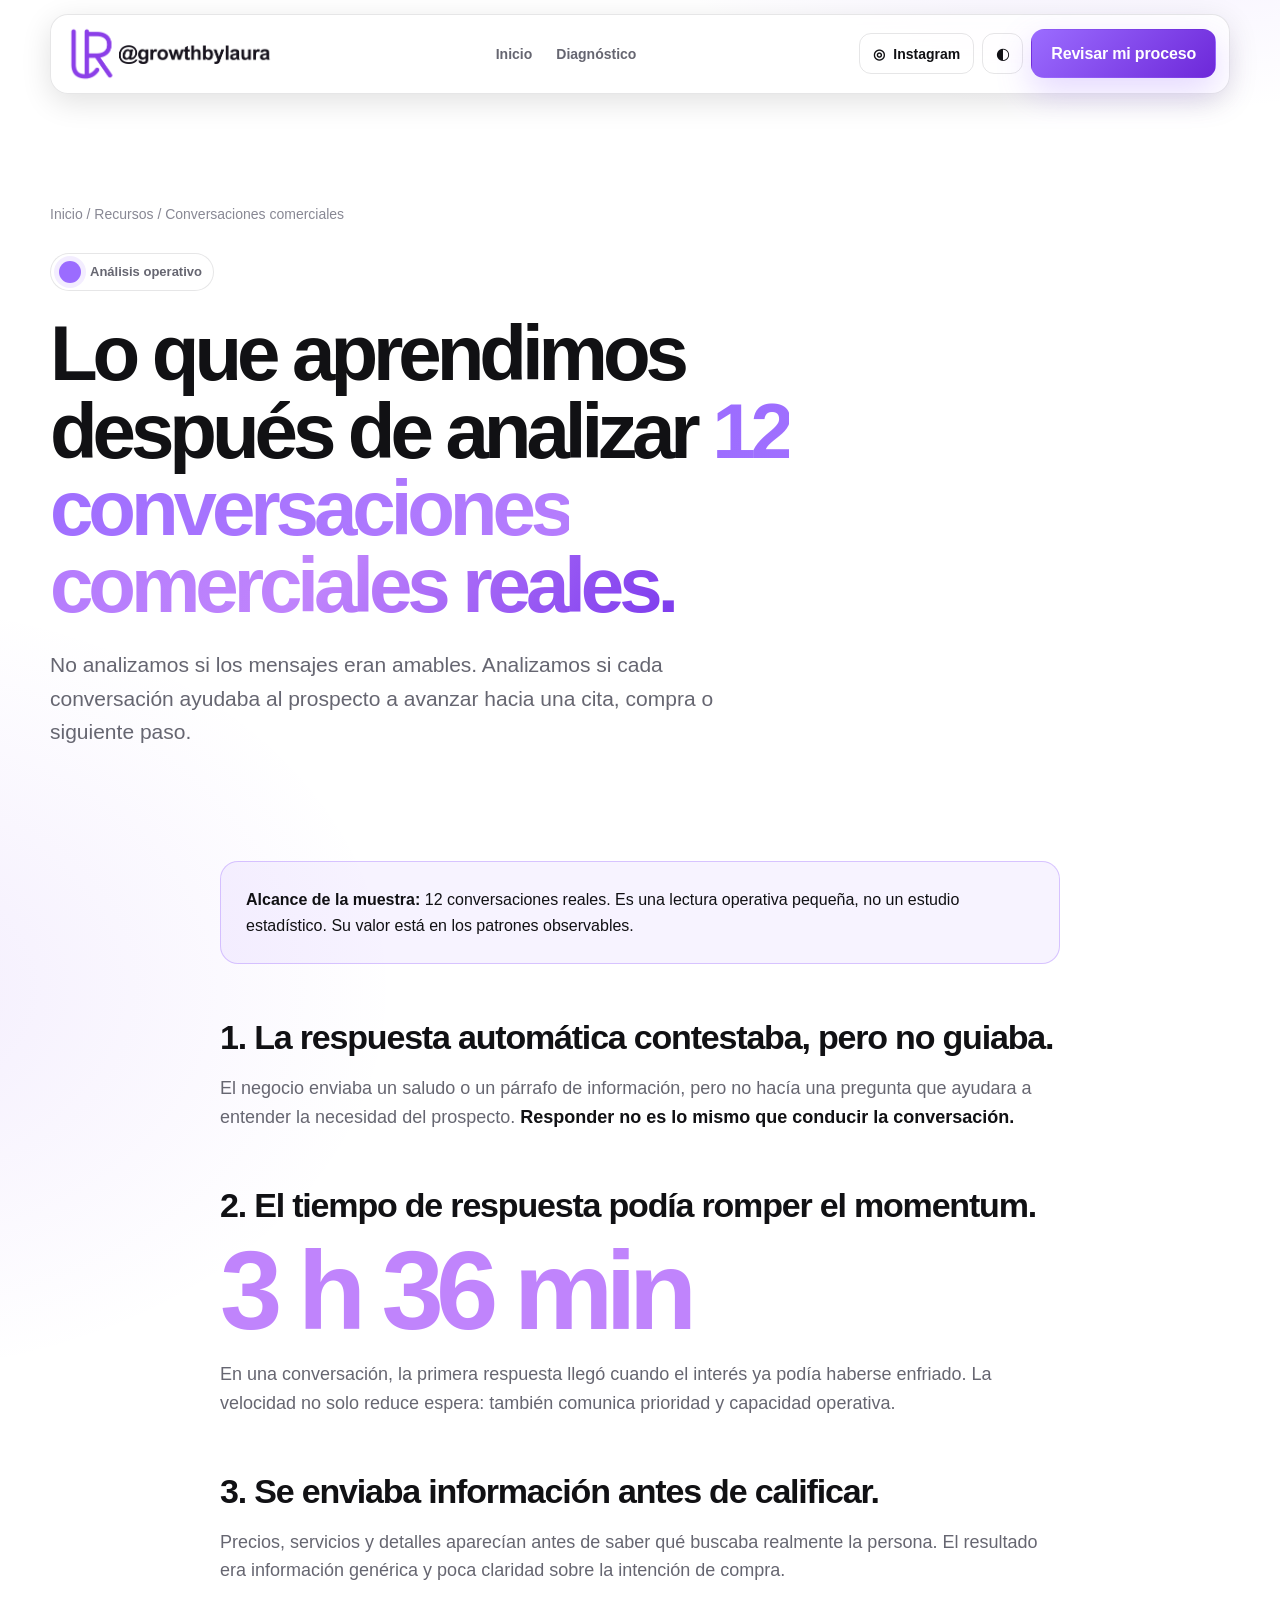
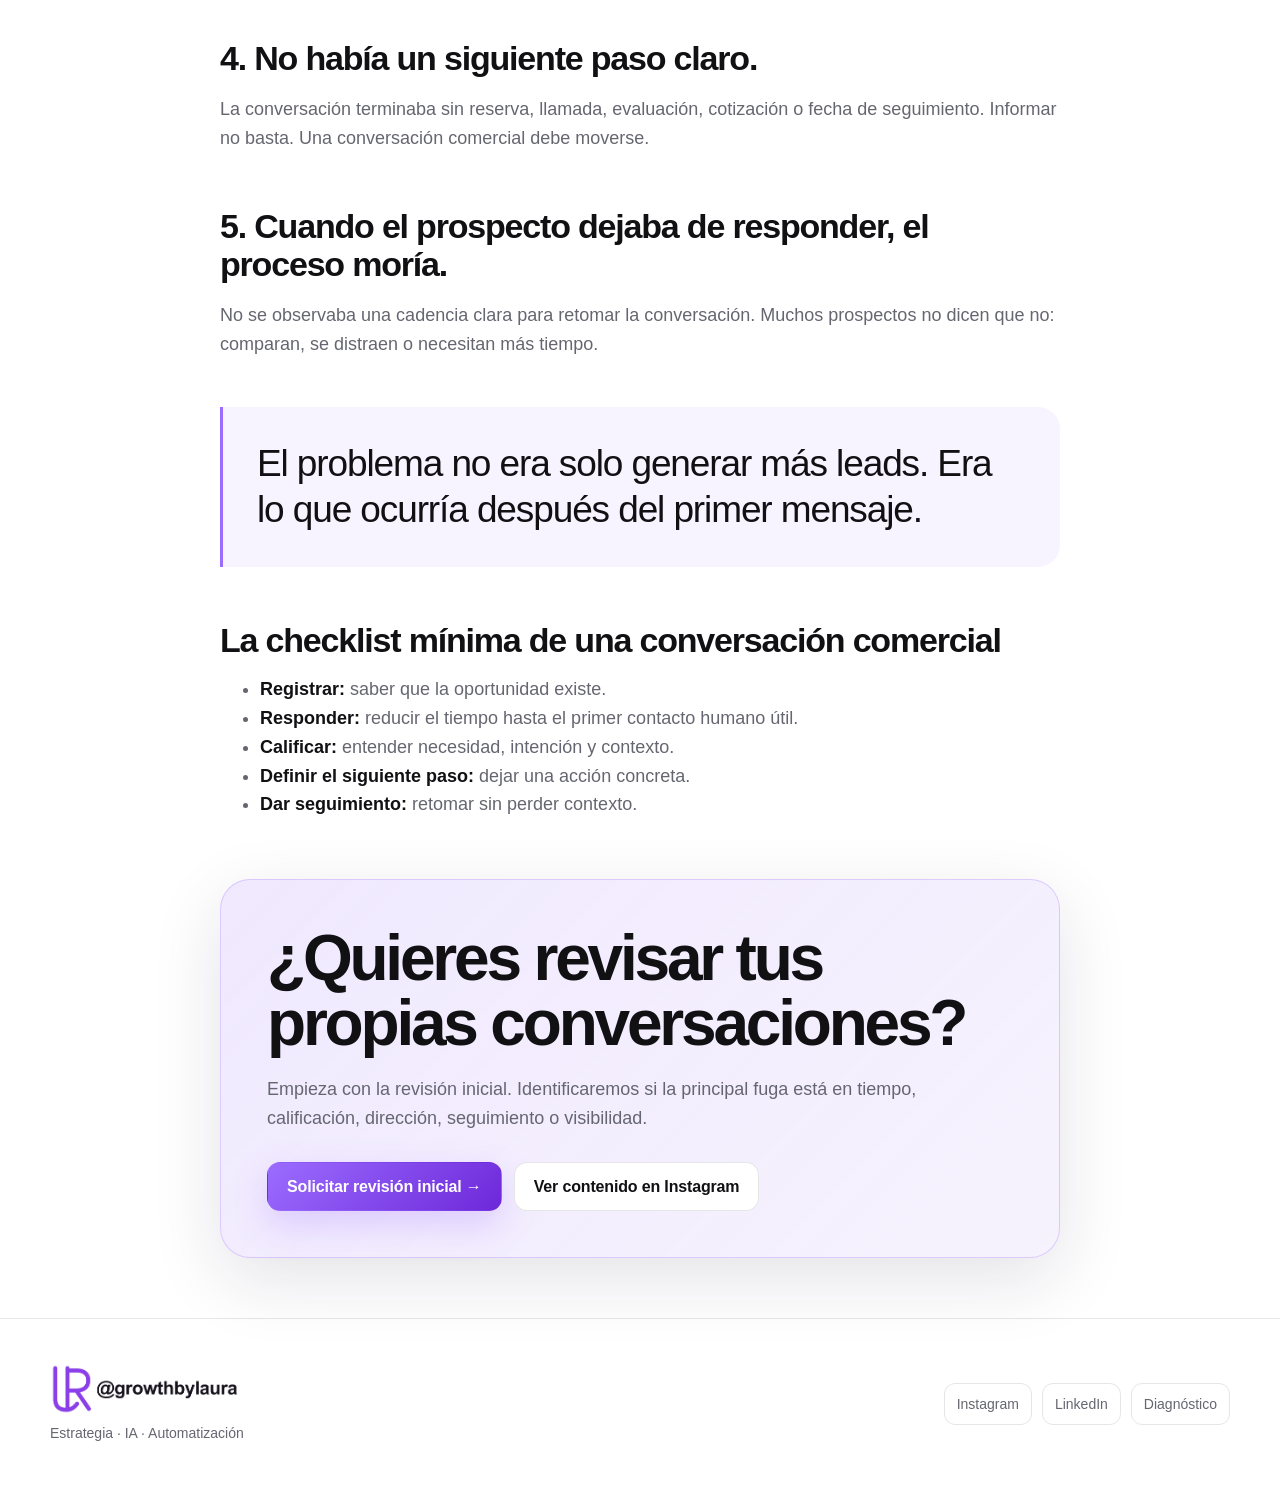
<file: recursos/analisis-12-conversaciones-comerciales/index.html>
<!doctype html><html lang="es" data-theme="dark"><head><meta charset="utf-8"><meta name="viewport" content="width=device-width,initial-scale=1"><title>5 hallazgos al analizar 12 conversaciones comerciales reales</title><meta name="description" content="Qué revelaron 12 conversaciones comerciales reales sobre respuesta automática, tiempos de respuesta, calificación, próximo paso y seguimiento."><meta name="robots" content="index,follow,max-image-preview:large"><link rel="canonical" href="https://laurarodriguez-growth.github.io/recursos/analisis-12-conversaciones-comerciales/"><link rel="icon" href="../../assets/brand/favicon.ico" sizes="any"><link rel="icon" type="image/png" sizes="32x32" href="../../assets/brand/lr-monogram-32.png"><link rel="apple-touch-icon" sizes="180x180" href="../../assets/brand/lr-monogram-180.png"><link rel="stylesheet" href="../../legacy-pages.css"><meta property="og:title" content="Lo que aprendimos al analizar 12 conversaciones comerciales reales"><meta property="og:description" content="Cinco fugas que aparecen después del primer mensaje."><meta property="og:image" content="https://laurarodriguez-growth.github.io/og-image.jpg"><script type="application/ld+json">{"@context":"https://schema.org","@type":"Article","headline":"Lo que aprendimos después de analizar 12 conversaciones comerciales reales","author":{"@type":"Person","name":"Laura Rodriguez","url":"https://laurarodriguez-growth.github.io/"},"publisher":{"@type":"Person","name":"Laura Rodriguez"},"mainEntityOfPage":"https://laurarodriguez-growth.github.io/recursos/analisis-12-conversaciones-comerciales/","inLanguage":"es-PA","about":["seguimiento de leads","conversaciones comerciales","ventas","WhatsApp"]}</script></head><body><header class="nav-wrap"><div class="shell nav"><a class="brand brand-signature" href="../../" aria-label="Growth by Laura — inicio"><img class="brand-logo brand-logo-on-dark" src="../../assets/brand/lr-signature-light-purple.png" alt="Growth by Laura" width="1673" height="416"><img class="brand-logo brand-logo-on-light" src="../../assets/brand/lr-signature-dark.png" alt="Growth by Laura" width="1673" height="416"></a><nav class="nav-links"><a href="../../">Inicio</a><a href="../../diagnostico-de-conversion/">Diagnóstico</a></nav><div class="nav-actions"><a class="social-btn" href="https://www.instagram.com/growthbylaura/">◎ <span>Instagram</span></a><button class="icon-btn" data-theme-toggle>◐</button><a class="btn btn-primary" href="../../diagnostico.html">Revisar mi proceso</a></div></div></header><main><section class="shell page-hero"><div class="breadcrumb"><a href="../../">Inicio</a> / Recursos / Conversaciones comerciales</div><div class="eyebrow" style="margin-top:28px"><span class="dot"></span>Análisis operativo</div><h1>Lo que aprendimos después de analizar <span class="gradient">12 conversaciones comerciales reales.</span></h1><p class="lead">No analizamos si los mensajes eran amables. Analizamos si cada conversación ayudaba al prospecto a avanzar hacia una cita, compra o siguiente paso.</p></section><article class="shell article"><div class="callout"><strong>Alcance de la muestra:</strong> 12 conversaciones reales. Es una lectura operativa pequeña, no un estudio estadístico. Su valor está en los patrones observables.</div><h2>1. La respuesta automática contestaba, pero no guiaba.</h2><p>El negocio enviaba un saludo o un párrafo de información, pero no hacía una pregunta que ayudara a entender la necesidad del prospecto. <strong>Responder no es lo mismo que conducir la conversación.</strong></p><h2>2. El tiempo de respuesta podía romper el momentum.</h2><div class="metric">3 h 36 min</div><p>En una conversación, la primera respuesta llegó cuando el interés ya podía haberse enfriado. La velocidad no solo reduce espera: también comunica prioridad y capacidad operativa.</p><h2>3. Se enviaba información antes de calificar.</h2><p>Precios, servicios y detalles aparecían antes de saber qué buscaba realmente la persona. El resultado era información genérica y poca claridad sobre la intención de compra.</p><h2>4. No había un siguiente paso claro.</h2><p>La conversación terminaba sin reserva, llamada, evaluación, cotización o fecha de seguimiento. Informar no basta. Una conversación comercial debe moverse.</p><h2>5. Cuando el prospecto dejaba de responder, el proceso moría.</h2><p>No se observaba una cadencia clara para retomar la conversación. Muchos prospectos no dicen que no: comparan, se distraen o necesitan más tiempo.</p><div class="quote" style="margin-top:48px">El problema no era solo generar más leads. Era lo que ocurría después del primer mensaje.</div><h2>La checklist mínima de una conversación comercial</h2><ul><li><strong>Registrar:</strong> saber que la oportunidad existe.</li><li><strong>Responder:</strong> reducir el tiempo hasta el primer contacto humano útil.</li><li><strong>Calificar:</strong> entender necesidad, intención y contexto.</li><li><strong>Definir el siguiente paso:</strong> dejar una acción concreta.</li><li><strong>Dar seguimiento:</strong> retomar sin perder contexto.</li></ul><div class="cta" style="margin:60px 0"><h2>¿Quieres revisar tus propias conversaciones?</h2><p>Empieza con la revisión inicial. Identificaremos si la principal fuga está en tiempo, calificación, dirección, seguimiento o visibilidad.</p><div class="actions"><a class="btn btn-primary" href="../../diagnostico.html">Solicitar revisión inicial →</a><a class="btn btn-secondary" href="https://www.instagram.com/growthbylaura/">Ver contenido en Instagram</a></div></div></article></main><footer class="footer"><div class="shell footer-row"><div class="footer-brand-lockup"><img class="footer-brand-logo footer-brand-logo-on-dark" src="../../assets/brand/lr-signature-light-purple.png" alt="Growth by Laura" width="1673" height="416" loading="lazy"><img class="footer-brand-logo footer-brand-logo-on-light" src="../../assets/brand/lr-signature-dark.png" alt="Growth by Laura" width="1673" height="416" loading="lazy"><div style="color:var(--muted);font-size:14px">Estrategia · IA · Automatización</div></div><div class="socials"><a href="https://www.instagram.com/growthbylaura/">Instagram</a><a href="https://www.linkedin.com/in/laurarodriguez20/">LinkedIn</a><a href="../../diagnostico-de-conversion/">Diagnóstico</a></div></div></footer><a class="mobile-social" href="https://www.instagram.com/growthbylaura/" aria-label="Instagram">◎</a><script src="../../legacy-pages.js" defer></script></body></html>
</file>
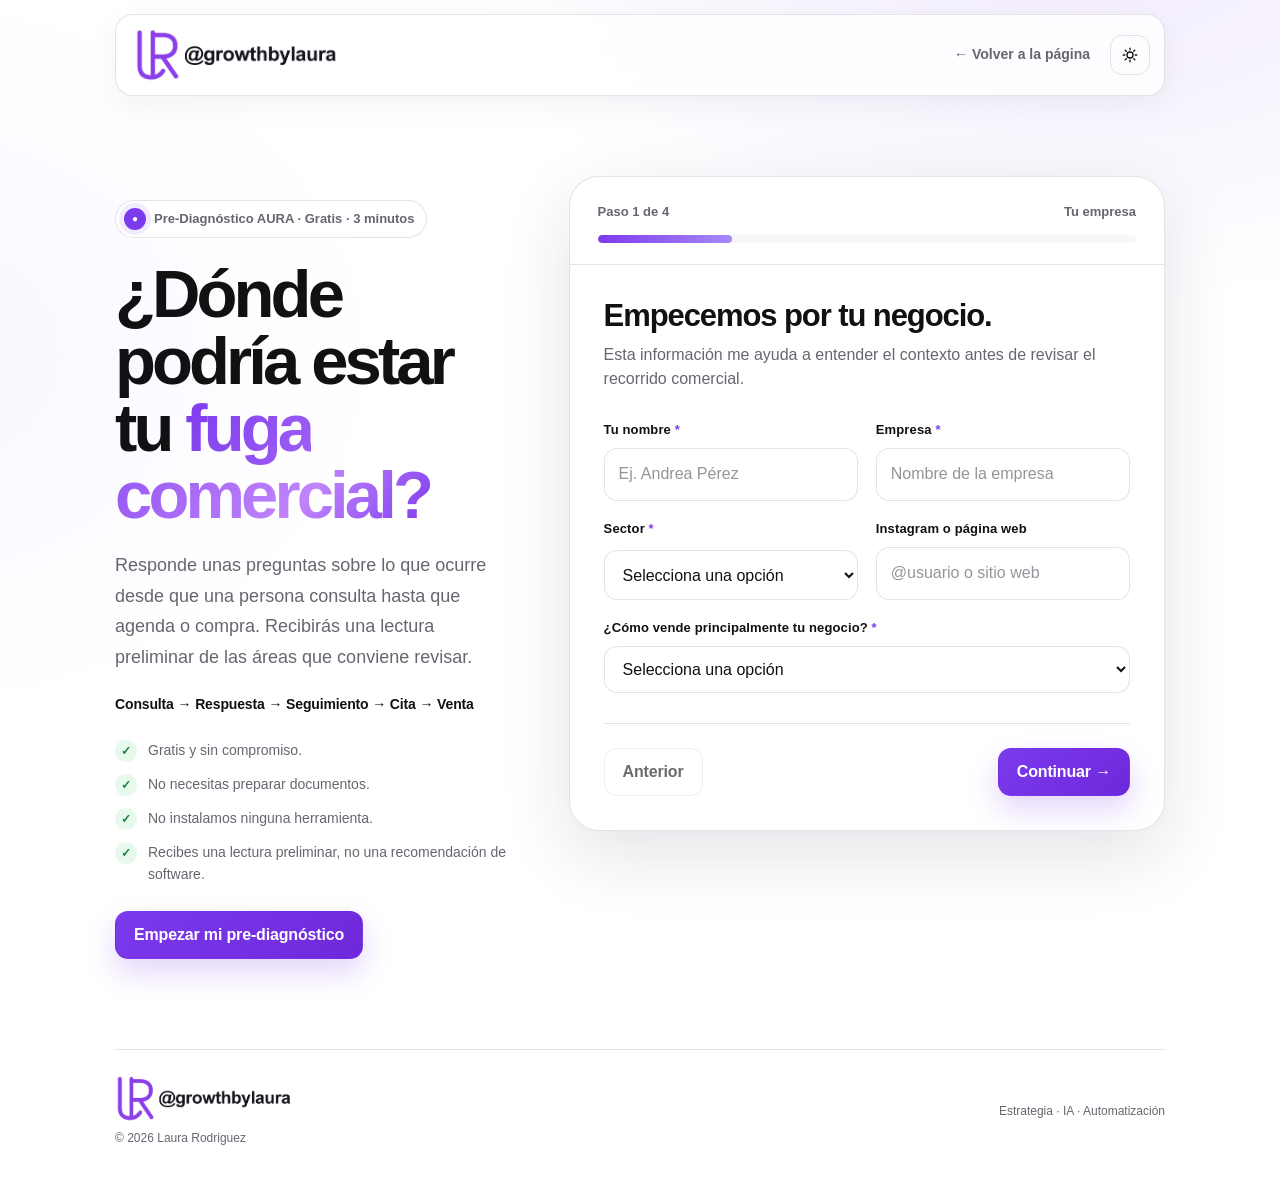
<file: diagnostico.html>
<!doctype html>
<html lang="es" data-theme="light">
<head>
  <meta charset="utf-8">
  <meta name="viewport" content="width=device-width, initial-scale=1, viewport-fit=cover">
  <title>Pre-Diagnóstico AURA | Laura Rodriguez</title>
  <meta name="description" content="Identifica señales preliminares de fuga comercial desde la consulta hasta la venta con el Pre-Diagnóstico AURA gratuito de 3 minutos.">
  <meta name="robots" content="index, follow">
  <meta name="theme-color" content="#ffffff" media="(prefers-color-scheme: light)">
  <meta name="theme-color" content="#09090b" media="(prefers-color-scheme: dark)">
  <link rel="canonical" href="https://laurarodriguez-growth.github.io/diagnostico.html">
  <meta property="og:type" content="website">
  <meta property="og:locale" content="es_PA">
  <meta property="og:title" content="Pre-Diagnóstico AURA | Laura Rodriguez">
  <meta property="og:description" content="Descubre qué zona de tu recorrido comercial conviene revisar primero: Consulta → Respuesta → Seguimiento → Cita → Venta.">
  <meta property="og:image" content="https://laurarodriguez-growth.github.io/og-image.jpg">
  <link rel="icon" href="assets/brand/favicon.ico" sizes="any">
  <link rel="icon" type="image/png" sizes="32x32" href="assets/brand/lr-monogram-32.png">
  <link rel="apple-touch-icon" sizes="180x180" href="assets/brand/lr-monogram-180.png">
  <style>
    :root {
      color-scheme: light;
      --bg:#fff; --bg-soft:#f7f7f9; --surface:#fff; --text:#111114; --muted:#666671;
      --line:rgba(17,17,20,.11); --line-strong:rgba(17,17,20,.19); --accent:#7c3aed;
      --accent-2:#a78bfa; --accent-soft:rgba(124,58,237,.10); --glow:rgba(124,58,237,.22);
      --success:#15803d; --success-soft:rgba(34,197,94,.11); --danger:#b42318;
      --shadow:0 24px 70px rgba(30,20,60,.12); --max:1050px;
    }
    html[data-theme="dark"] {
      color-scheme:dark; --bg:#09090b; --bg-soft:#111114; --surface:#111114; --text:#f7f7fa;
      --muted:#a5a5b0; --line:rgba(255,255,255,.10); --line-strong:rgba(255,255,255,.18);
      --accent:#9b6cff; --accent-2:#c4b5fd; --accent-soft:rgba(155,108,255,.13); --glow:rgba(155,108,255,.24);
      --success:#86efac; --success-soft:rgba(34,197,94,.12); --danger:#fda4af; --shadow:0 30px 90px rgba(0,0,0,.45);
    }
    *{box-sizing:border-box} html{scroll-behavior:smooth} body{margin:0;min-width:320px;background:radial-gradient(900px 520px at 85% -5%,var(--accent-soft),transparent 70%),radial-gradient(700px 500px at -10% 30%,rgba(167,139,250,.08),transparent 75%),var(--bg);color:var(--text);font-family:Inter,ui-sans-serif,-apple-system,BlinkMacSystemFont,"Segoe UI",sans-serif;line-height:1.55;-webkit-font-smoothing:antialiased}
    a{color:inherit;text-decoration:none} button,input,select,textarea{font:inherit} button{cursor:pointer}.shell{width:min(calc(100% - 36px),var(--max));margin:0 auto}
    .topbar{padding:14px 0}.nav{display:flex;align-items:center;justify-content:space-between;gap:16px;padding:12px 14px 12px 18px;border:1px solid var(--line);border-radius:18px;background:color-mix(in srgb,var(--surface) 76%,transparent);backdrop-filter:blur(18px);box-shadow:0 8px 30px rgba(20,15,40,.05)}
    .brand{display:flex;align-items:center;flex:0 0 auto}.brand-logo{width:clamp(150px,16vw,205px);height:auto}.brand-logo-on-dark{display:none}html[data-theme="dark"] .brand-logo-on-light{display:none}html[data-theme="dark"] .brand-logo-on-dark{display:block}
    .nav-right{display:flex;align-items:center;gap:8px}.back{padding:9px 12px;border-radius:11px;color:var(--muted);font-size:14px;font-weight:700}.back:hover{background:var(--bg-soft);color:var(--text)}.icon-btn{width:40px;height:40px;display:grid;place-items:center;border:1px solid var(--line);background:transparent;color:var(--text);border-radius:12px}
    .intro{display:grid;grid-template-columns:.8fr 1.2fr;gap:56px;align-items:start;padding:66px 0 90px}.intro-copy{position:sticky;top:30px;padding-top:24px}.eyebrow{display:inline-flex;align-items:center;gap:8px;padding:7px 11px 7px 8px;margin-bottom:22px;border:1px solid var(--line);border-radius:999px;color:var(--muted);background:var(--surface);font-size:13px;font-weight:750}.dot{width:22px;height:22px;display:grid;place-items:center;border-radius:999px;background:var(--accent);color:#fff;font-size:10px;box-shadow:0 0 0 5px var(--accent-soft)}
    h1,h2,h3,p{margin-top:0}h1{margin-bottom:22px;font-size:clamp(43px,5.4vw,67px);line-height:1;letter-spacing:-.058em;font-weight:790}.gradient{background:linear-gradient(125deg,var(--accent),#c084fc 70%,#7c3aed);-webkit-background-clip:text;background-clip:text;color:transparent}.intro-copy>p{color:var(--muted);font-size:18px;line-height:1.7}.journey{margin:22px 0 0;color:var(--text);font-size:14px;font-weight:800;letter-spacing:-.01em}.trust{display:grid;gap:12px;margin-top:24px}.trust-item{display:flex;gap:11px;align-items:flex-start;color:var(--muted);font-size:14px}.check{flex:0 0 auto;width:22px;height:22px;display:grid;place-items:center;border-radius:999px;color:var(--success);background:var(--success-soft);font-weight:900;font-size:12px}.intro-cta{margin-top:26px}
    .form-card{overflow:hidden;border:1px solid var(--line);border-radius:30px;background:var(--surface);box-shadow:var(--shadow)}.progress-wrap{padding:25px 28px 21px;border-bottom:1px solid var(--line)}.progress-head{display:flex;justify-content:space-between;gap:20px;margin-bottom:13px;color:var(--muted);font-size:13px;font-weight:750}.progress-track{height:8px;overflow:hidden;border-radius:999px;background:var(--bg-soft)}.progress-bar{height:100%;width:25%;border-radius:999px;background:linear-gradient(90deg,var(--accent),var(--accent-2));transition:width .35s ease}
    form{padding:34px}.step{display:none;animation:fade .28s ease}.step.active{display:block}@keyframes fade{from{opacity:0;transform:translateY(6px)}to{opacity:1;transform:none}}.step h2{margin-bottom:10px;font-size:31px;line-height:1.08;letter-spacing:-.035em}.step-lead{margin-bottom:28px;color:var(--muted)}.grid{display:grid;grid-template-columns:1fr 1fr;gap:18px}.field{display:grid;gap:8px}.field.full{grid-column:1/-1}.field label,.field-label{font-size:13px;font-weight:780;letter-spacing:.01em}.required{color:var(--accent)}
    input,select,textarea{width:100%;border:1px solid var(--line);border-radius:13px;background:var(--bg);color:var(--text);padding:13px 14px;outline:none;transition:.2s ease}textarea{min-height:112px;resize:vertical}input:focus,select:focus,textarea:focus{border-color:var(--accent);box-shadow:0 0 0 4px var(--accent-soft)}input::placeholder,textarea::placeholder{color:color-mix(in srgb,var(--muted) 70%,transparent)}.help{color:var(--muted);font-size:12px}
    .options{display:grid;grid-template-columns:1fr 1fr;gap:10px}.option{position:relative}.option input{position:absolute;opacity:0;pointer-events:none}.option label{display:flex;align-items:center;gap:10px;min-height:52px;padding:12px 13px;border:1px solid var(--line);border-radius:13px;color:var(--muted);background:var(--bg);font-size:14px;font-weight:680;cursor:pointer;transition:.2s}.option label::before{content:"";width:17px;height:17px;flex:0 0 auto;border:1.5px solid var(--line-strong);border-radius:5px}.option input[type=radio]+label::before{border-radius:999px}.option input:checked+label{color:var(--text);border-color:var(--accent);background:var(--accent-soft)}.option input:checked+label::before{border-color:var(--accent);background:var(--accent);box-shadow:inset 0 0 0 4px var(--surface)}
    .error{display:none;margin-top:16px;padding:11px 13px;border-radius:11px;color:var(--danger);background:rgba(244,63,94,.08);font-size:13px;font-weight:650}.error.show{display:block}.actions{display:flex;justify-content:space-between;gap:12px;margin-top:30px;padding-top:24px;border-top:1px solid var(--line)}.btn{min-height:48px;display:inline-flex;align-items:center;justify-content:center;gap:8px;padding:0 18px;border-radius:13px;border:1px solid transparent;font-weight:780;letter-spacing:-.01em;transition:.2s ease}.btn:hover{transform:translateY(-1px)}.primary{color:#fff;background:linear-gradient(135deg,var(--accent),#6d28d9);box-shadow:0 13px 30px var(--glow)}.secondary{color:var(--text);background:var(--surface);border-color:var(--line)}.secondary[disabled]{opacity:.35;cursor:not-allowed}.secondary[disabled]:hover{transform:none}.secure{display:flex;justify-content:center;align-items:center;gap:7px;margin-top:18px;color:var(--muted);font-size:12px}
    .result{display:none;padding:44px 34px 38px;text-align:center}.result.show{display:block}.result-icon{width:62px;height:62px;display:grid;place-items:center;margin:0 auto 22px;border-radius:20px;color:#fff;background:linear-gradient(145deg,var(--accent),#5b21b6);box-shadow:0 14px 34px var(--glow);font-size:26px}.result h2{margin-bottom:12px;font-size:36px;letter-spacing:-.04em}.result-copy{max-width:600px;margin:0 auto 24px;color:var(--muted);font-size:16px}.result-grid{max-width:620px;margin:0 auto 22px;display:grid;gap:12px;text-align:left}.result-card{padding:18px 20px;border:1px solid var(--line);border-radius:18px;background:var(--bg-soft)}.result-card.secondary-signal{display:none}.result-card.secondary-signal.show{display:block}.score-label{display:block;margin-bottom:5px;color:var(--accent);font-size:12px;font-weight:850;letter-spacing:.09em;text-transform:uppercase}.result-card strong{display:block;margin-bottom:7px;font-size:22px;letter-spacing:-.025em}.result-card p{margin:0;color:var(--muted);font-size:14px}.evidence-note{max-width:620px;margin:0 auto 22px;padding:15px 17px;border-left:3px solid var(--accent);background:var(--accent-soft);border-radius:0 13px 13px 0;text-align:left;color:var(--muted);font-size:13px}.evidence-note strong{color:var(--text)}.next-step-box{max-width:620px;margin:0 auto 24px;padding:20px;border:1px solid var(--line);border-radius:18px;text-align:left}.next-step-box h3{margin-bottom:8px;font-size:21px;letter-spacing:-.025em}.next-step-box p{margin:0;color:var(--muted);font-size:14px}.result-actions{display:flex;justify-content:center;gap:10px;flex-wrap:wrap}.whatsapp{background:#1fa855;color:#fff;box-shadow:0 13px 30px rgba(31,168,85,.22)}
    footer{padding:0 0 32px;color:var(--muted);font-size:12px}.footer-inner{display:flex;justify-content:space-between;align-items:center;gap:20px;padding-top:24px;border-top:1px solid var(--line)}.footer-brand{display:grid;gap:6px}.footer-brand img{width:178px;height:auto}.footer-brand-logo-on-dark{display:none}html[data-theme="dark"] .footer-brand-logo-on-light{display:none}html[data-theme="dark"] .footer-brand-logo-on-dark{display:block}
    .visually-hidden{position:absolute!important;width:1px!important;height:1px!important;padding:0!important;margin:-1px!important;overflow:hidden!important;clip:rect(0,0,0,0)!important;white-space:nowrap!important;border:0!important}.submission-status{max-width:620px;margin:0 auto 18px;padding:12px 14px;border:1px solid var(--line);border-radius:13px;background:var(--bg-soft);color:var(--muted);font-size:13px;font-weight:700}.submission-status.success{border-color:color-mix(in srgb,var(--success) 45%,var(--line));color:var(--success);background:var(--success-soft)}.submission-status.fallback{border-color:rgba(244,63,94,.25);color:var(--danger);background:rgba(244,63,94,.07)}.btn[disabled]{opacity:.62;cursor:wait;transform:none!important}
    @media(max-width:850px){.intro{grid-template-columns:1fr;gap:35px;padding-top:40px}.intro-copy{position:static;max-width:730px}.trust{grid-template-columns:1fr 1fr}.form-card{max-width:720px;margin:0 auto;width:100%}}
    @media(max-width:600px){.shell{width:min(calc(100% - 24px),var(--max))}.nav{padding:9px 9px 9px 12px;border-radius:15px}.brand-logo{width:142px}.back{display:none}.intro{padding:35px 0 60px}h1{font-size:clamp(43px,13vw,58px)}.trust{grid-template-columns:1fr}.form-card{border-radius:22px}.progress-wrap{padding:21px 20px 18px}form{padding:26px 20px}.grid,.options{grid-template-columns:1fr}.field.full{grid-column:auto}.step h2{font-size:28px}.actions{flex-direction:column-reverse}.actions .btn{width:100%}.result{padding:38px 20px 30px}.result h2{font-size:31px}.result-actions{flex-direction:column}.result-actions .btn{width:100%}.footer-inner{flex-direction:column;gap:4px}}
    @media(prefers-reduced-motion:reduce){*{scroll-behavior:auto!important;animation:none!important;transition:none!important}}
  </style>
</head>
<body>
  <header class="topbar shell">
    <nav class="nav" aria-label="Navegación">
      <a class="brand" href="index.html" aria-label="Growth by Laura — inicio"><img class="brand-logo brand-logo-on-light" src="assets/brand/lr-signature-dark.png" alt="Growth by Laura" width="1673" height="416"><img class="brand-logo brand-logo-on-dark" src="assets/brand/lr-signature-light-purple.png" alt="Growth by Laura" width="1673" height="416"></a>
      <div class="nav-right"><a class="back" href="index.html">← Volver a la página</a><button class="icon-btn" id="themeToggle" type="button" aria-label="Cambiar modo de color"><svg id="themeIcon" width="18" height="18" viewBox="0 0 24 24" fill="none" aria-hidden="true"><path d="M12 3v2m0 14v2M3 12h2m14 0h2M5.64 5.64l1.42 1.42m9.88 9.88 1.42 1.42m0-12.72-1.42 1.42M7.06 16.94l-1.42 1.42M16 12a4 4 0 1 1-8 0 4 4 0 0 1 8 0Z" stroke="currentColor" stroke-width="1.8" stroke-linecap="round"/></svg></button></div>
    </nav>
  </header>

  <main class="intro shell">
    <section class="intro-copy" aria-labelledby="title">
      <div class="eyebrow"><span class="dot">●</span> Pre-Diagnóstico AURA · Gratis · 3 minutos</div>
      <h1 id="title">¿Dónde podría estar tu <span class="gradient">fuga comercial?</span></h1>
      <p>Responde unas preguntas sobre lo que ocurre desde que una persona consulta hasta que agenda o compra. Recibirás una lectura preliminar de las áreas que conviene revisar.</p>
      <div class="journey" aria-label="Recorrido comercial">Consulta → Respuesta → Seguimiento → Cita → Venta</div>
      <div class="trust">
        <div class="trust-item"><span class="check">✓</span><span>Gratis y sin compromiso.</span></div>
        <div class="trust-item"><span class="check">✓</span><span>No necesitas preparar documentos.</span></div>
        <div class="trust-item"><span class="check">✓</span><span>No instalamos ninguna herramienta.</span></div>
        <div class="trust-item"><span class="check">✓</span><span>Recibes una lectura preliminar, no una recomendación de software.</span></div>
      </div>
      <a class="btn primary intro-cta" href="#prediagnostico">Empezar mi pre-diagnóstico</a>
    </section>

    <section class="form-card" id="prediagnostico" aria-label="Formulario de Pre-Diagnóstico AURA">
      <div class="progress-wrap" id="progressWrap"><div class="progress-head"><span id="stepLabel">Paso 1 de 4</span><span id="stepName">Tu empresa</span></div><div class="progress-track" aria-hidden="true"><div class="progress-bar" id="progressBar"></div></div></div>
      <form id="diagnosticForm" novalidate>
        <div class="visually-hidden" aria-hidden="true"><label for="website_confirm">No completar este campo</label><input id="website_confirm" name="website_confirm" tabindex="-1" autocomplete="off"></div>

        <div class="step active" data-step="1" data-name="Tu empresa">
          <h2>Empecemos por tu negocio.</h2>
          <p class="step-lead">Esta información me ayuda a entender el contexto antes de revisar el recorrido comercial.</p>
          <div class="grid">
            <div class="field"><label for="name">Tu nombre <span class="required">*</span></label><input id="name" name="name" autocomplete="name" placeholder="Ej. Andrea Pérez" required></div>
            <div class="field"><label for="company">Empresa <span class="required">*</span></label><input id="company" name="company" autocomplete="organization" placeholder="Nombre de la empresa" required></div>
            <div class="field"><label for="sector">Sector <span class="required">*</span></label><select id="sector" name="sector" required><option value="">Selecciona una opción</option><option>Clínica dental</option><option>Medicina estética</option><option>Inmobiliaria</option><option>Constructora</option><option>Academia o educación</option><option>Empresa B2B</option><option>Distribuidor</option><option>Empresa industrial</option><option>Logística</option><option>Agencia de viajes</option><option>Otro</option></select></div>
            <div class="field"><label for="url">Instagram o página web</label><input id="url" name="url" placeholder="@usuario o sitio web"></div>
            <div class="field full"><label for="salesModel">¿Cómo vende principalmente tu negocio? <span class="required">*</span></label><select id="salesModel" name="sales_model" required><option value="">Selecciona una opción</option><option>Citas</option><option>Evaluaciones</option><option>Cotizaciones</option><option>Venta directa</option><option>Otro</option></select></div>
          </div>
          <div class="error" role="alert"></div>
          <div class="actions"><button class="btn secondary" type="button" disabled>Anterior</button><button class="btn primary next" type="button">Continuar →</button></div>
        </div>

        <div class="step" data-step="2" data-name="Tus consultas">
          <h2>¿Cómo llegan las oportunidades?</h2>
          <p class="step-lead">No buscamos cifras perfectas. Una estimación honesta es suficiente.</p>
          <div class="grid">
            <div class="field full"><span class="field-label">Canales principales <span class="required">*</span></span><div class="options">
              <div class="option"><input type="checkbox" id="ch-wa" name="channels" value="WhatsApp"><label for="ch-wa">WhatsApp</label></div>
              <div class="option"><input type="checkbox" id="ch-ig" name="channels" value="Instagram"><label for="ch-ig">Instagram</label></div>
              <div class="option"><input type="checkbox" id="ch-web" name="channels" value="Página web"><label for="ch-web">Página web</label></div>
              <div class="option"><input type="checkbox" id="ch-call" name="channels" value="Llamadas"><label for="ch-call">Llamadas</label></div>
            </div></div>
            <div class="field full"><span class="field-label">Consultas aproximadas al mes <span class="required">*</span></span><div class="options">
              <div class="option"><input type="radio" id="vol-1" name="volume" value="0 a 20" required><label for="vol-1">0 a 20</label></div>
              <div class="option"><input type="radio" id="vol-2" name="volume" value="21 a 50"><label for="vol-2">21 a 50</label></div>
              <div class="option"><input type="radio" id="vol-3" name="volume" value="51 a 100"><label for="vol-3">51 a 100</label></div>
              <div class="option"><input type="radio" id="vol-4" name="volume" value="Más de 100"><label for="vol-4">Más de 100</label></div>
            </div></div>
            <div class="field full"><span class="field-label">Tiempo habitual de primera respuesta <span class="required">*</span></span><div class="options">
              <div class="option"><input type="radio" id="resp-1" name="response" value="Menos de 15 minutos" required><label for="resp-1">Menos de 15 min</label></div>
              <div class="option"><input type="radio" id="resp-2" name="response" value="15 a 60 minutos"><label for="resp-2">15 a 60 min</label></div>
              <div class="option"><input type="radio" id="resp-3" name="response" value="1 a 4 horas"><label for="resp-3">1 a 4 horas</label></div>
              <div class="option"><input type="radio" id="resp-4" name="response" value="Más de 4 horas o al día siguiente"><label for="resp-4">Más de 4 horas</label></div>
              <div class="option"><input type="radio" id="resp-5" name="response" value="No sabemos"><label for="resp-5">No sabemos</label></div>
            </div></div>
          </div>
          <div class="error" role="alert"></div>
          <div class="actions"><button class="btn secondary prev" type="button">← Anterior</button><button class="btn primary next" type="button">Continuar →</button></div>
        </div>

        <div class="step" data-step="3" data-name="Seguimiento y control">
          <h2>¿Qué ocurre después de responder?</h2>
          <p class="step-lead">Aquí buscamos señales sobre organización, seguimiento, medición y capacidad. No es un diagnóstico definitivo.</p>
          <div class="grid">
            <div class="field full"><span class="field-label">¿Dónde registran las consultas? <span class="required">*</span></span><div class="options">
              <div class="option"><input type="radio" id="track-1" name="tracking" value="No se registran" required><label for="track-1">No se registran</label></div>
              <div class="option"><input type="radio" id="track-2" name="tracking" value="Solo en WhatsApp o Instagram"><label for="track-2">En WhatsApp / Instagram</label></div>
              <div class="option"><input type="radio" id="track-3" name="tracking" value="Excel o notas"><label for="track-3">Excel o notas</label></div>
              <div class="option"><input type="radio" id="track-4" name="tracking" value="CRM o sistema organizado"><label for="track-4">CRM o sistema</label></div>
            </div></div>
            <div class="field full"><span class="field-label">¿Cómo dan seguimiento a quien no compra o agenda? <span class="required">*</span></span><div class="options">
              <div class="option"><input type="radio" id="fu-1" name="followup" value="No se da seguimiento" required><label for="fu-1">No se da seguimiento</label></div>
              <div class="option"><input type="radio" id="fu-2" name="followup" value="Se escribe una vez"><label for="fu-2">Se escribe una vez</label></div>
              <div class="option"><input type="radio" id="fu-3" name="followup" value="Depende de cada persona"><label for="fu-3">Depende del equipo</label></div>
              <div class="option"><input type="radio" id="fu-4" name="followup" value="Existe una secuencia definida"><label for="fu-4">Hay una secuencia</label></div>
            </div></div>
            <div class="field full"><span class="field-label">¿Cada oportunidad activa tiene responsable y próximo paso? <span class="required">*</span></span><div class="options">
              <div class="option"><input type="radio" id="owner-1" name="owner_next_step" value="Sí, siempre" required><label for="owner-1">Sí, siempre</label></div>
              <div class="option"><input type="radio" id="owner-2" name="owner_next_step" value="La mayoría"><label for="owner-2">La mayoría</label></div>
              <div class="option"><input type="radio" id="owner-3" name="owner_next_step" value="Algunas"><label for="owner-3">Algunas</label></div>
              <div class="option"><input type="radio" id="owner-4" name="owner_next_step" value="No"><label for="owner-4">No</label></div>
              <div class="option"><input type="radio" id="owner-5" name="owner_next_step" value="No sabemos"><label for="owner-5">No sabemos</label></div>
            </div></div>
            <div class="field full"><span class="field-label">¿Sabes cuántas consultas terminan en cita o venta? <span class="required">*</span></span><div class="options">
              <div class="option"><input type="radio" id="conv-1" name="conversion_knowledge" value="Sí, lo medimos" required><label for="conv-1">Sí, lo medimos</label></div>
              <div class="option"><input type="radio" id="conv-2" name="conversion_knowledge" value="Tenemos una estimación"><label for="conv-2">Tenemos una estimación</label></div>
              <div class="option"><input type="radio" id="conv-3" name="conversion_knowledge" value="No lo sabemos"><label for="conv-3">No lo sabemos</label></div>
            </div></div>
            <div class="field full"><span class="field-label">Si mañana recibieras más consultas, ¿tu equipo podría atenderlas? <span class="required">*</span></span><div class="options">
              <div class="option"><input type="radio" id="cap-1" name="capacity" value="Sí" required><label for="cap-1">Sí</label></div>
              <div class="option"><input type="radio" id="cap-2" name="capacity" value="Sí, pero con dificultad"><label for="cap-2">Sí, pero con dificultad</label></div>
              <div class="option"><input type="radio" id="cap-3" name="capacity" value="Estamos cerca de capacidad"><label for="cap-3">Estamos cerca de capacidad</label></div>
              <div class="option"><input type="radio" id="cap-4" name="capacity" value="No"><label for="cap-4">No</label></div>
              <div class="option"><input type="radio" id="cap-5" name="capacity" value="No lo sabemos"><label for="cap-5">No lo sabemos</label></div>
            </div></div>
            <div class="field full"><label for="problem">¿Cuál sientes que es el mayor problema hoy? <span class="required">*</span></label><textarea id="problem" name="problem" placeholder="Ej. Recibimos mensajes, pero muchas personas dejan de responder y no sabemos a quién volver a contactar." required></textarea></div>
          </div>
          <div class="error" role="alert"></div>
          <div class="actions"><button class="btn secondary prev" type="button">← Anterior</button><button class="btn primary next" type="button">Continuar →</button></div>
        </div>

        <div class="step" data-step="4" data-name="Prioridad y contacto">
          <h2>Último paso.</h2>
          <p class="step-lead">Define tu prioridad y dónde deseas continuar la conversación si tu lectura indica que conviene revisar el proceso con más detalle.</p>
          <div class="grid">
            <div class="field full"><label for="goal">¿Qué resultado quieres mejorar primero? <span class="required">*</span></label><select id="goal" name="goal" required><option value="">Selecciona una opción</option><option>Conseguir más citas o ventas</option><option>Responder más rápido</option><option>Organizar las consultas</option><option>Dar mejor seguimiento</option><option>Recuperar oportunidades antiguas</option><option>Automatizar tareas repetitivas</option></select></div>
            <div class="field full"><span class="field-label">¿Cuándo te gustaría resolverlo? <span class="required">*</span></span><div class="options">
              <div class="option"><input type="radio" id="urg-1" name="urgency" value="Esta semana" required><label for="urg-1">Esta semana</label></div>
              <div class="option"><input type="radio" id="urg-2" name="urgency" value="Este mes"><label for="urg-2">Este mes</label></div>
              <div class="option"><input type="radio" id="urg-3" name="urgency" value="En los próximos 3 meses"><label for="urg-3">Próximos 3 meses</label></div>
              <div class="option"><input type="radio" id="urg-4" name="urgency" value="Solo estoy explorando"><label for="urg-4">Estoy explorando</label></div>
            </div></div>
            <div class="field full"><span class="field-label">Si identificamos una solución clara, ¿considerarías invertir en implementarla? <span class="required">*</span></span><div class="options">
              <div class="option"><input type="radio" id="inv-1" name="investment" value="Sí, si tiene sentido" required><label for="inv-1">Sí, si tiene sentido</label></div>
              <div class="option"><input type="radio" id="inv-2" name="investment" value="Depende de la propuesta"><label for="inv-2">Depende de la propuesta</label></div>
              <div class="option"><input type="radio" id="inv-3" name="investment" value="Por ahora solo quiero orientación"><label for="inv-3">Solo orientación</label></div>
            </div></div>
            <div class="field"><label for="phone">WhatsApp <span class="required">*</span></label><input id="phone" name="phone" inputmode="tel" autocomplete="tel" placeholder="Ej. +507 6000-0000" required></div>
            <div class="field"><label for="email">Correo</label><input id="email" name="email" type="email" autocomplete="email" placeholder="nombre@empresa.com"></div>
          </div>
          <div class="error" role="alert"></div>
          <div class="actions"><button class="btn secondary prev" type="button">← Anterior</button><button class="btn primary" id="submitButton" type="submit">Ver mi diagnóstico preliminar →</button></div>
          <div class="secure"><span>🔒</span><span>Tus respuestas solo se compartirán contigo y con Laura.</span></div>
        </div>
      </form>

      <div class="result" id="result" aria-live="polite">
        <div class="result-icon">✓</div>
        <h2>Tu diagnóstico preliminar está listo</h2>
        <p class="result-copy">Esta lectura identifica señales que conviene investigar. No sustituye el Diagnóstico AURA completo ni recomienda software.</p>
        <div class="submission-status" id="submissionStatus">Guardando tu evaluación en Aura…</div>
        <div class="result-grid">
          <div class="result-card"><span class="score-label">Señal principal detectada</span><strong id="primaryZone">—</strong><p id="primaryText"></p></div>
          <div class="result-card secondary-signal" id="secondaryCard"><span class="score-label">También conviene revisar</span><strong id="secondaryZone">—</strong><p id="secondaryText"></p></div>
          <div class="result-card"><span class="score-label">Nivel de evidencia</span><strong>Preliminar</strong><p>Basado únicamente en las respuestas de este formulario.</p></div>
          <div class="result-card"><span class="score-label">Elegibilidad</span><strong id="eligibilityTitle">—</strong><p id="eligibilityText"></p></div>
        </div>
        <div class="evidence-note"><strong>Importante:</strong> Esta lectura se basa únicamente en tus respuestas. Todavía no hemos revisado conversaciones, datos ni procesos reales.</div>
        <div class="next-step-box" id="nextStepBox"><h3 id="nextStepTitle"></h3><p id="nextStepText"></p></div>
        <div class="result-actions"><a class="btn whatsapp" id="whatsappButton" href="#" target="_blank" rel="noopener">Hablar con Laura sobre mi lectura</a><button class="btn secondary" id="restart" type="button">Editar respuestas</button></div>
      </div>
    </section>
  </main>

  <footer class="shell"><div class="footer-inner"><div class="footer-brand"><img class="footer-brand-logo-on-light" src="assets/brand/lr-signature-dark.png" alt="Growth by Laura" width="1673" height="416" loading="lazy"><img class="footer-brand-logo-on-dark" src="assets/brand/lr-signature-light-purple.png" alt="Growth by Laura" width="1673" height="416" loading="lazy"><span>© <span id="year"></span> Laura Rodriguez</span></div><span>Estrategia · IA · Automatización</span></div></footer>

  <script>
    (() => {
      const root=document.documentElement,themeButton=document.getElementById('themeToggle'),themeIcon=document.getElementById('themeIcon');
      const saved=localStorage.getItem('lr-theme'),preferred=window.matchMedia&&window.matchMedia('(prefers-color-scheme: dark)').matches;
      function setTheme(theme){root.dataset.theme=theme;localStorage.setItem('lr-theme',theme);themeIcon.innerHTML=theme==='dark'?'<path d="M20.2 15.3A8 8 0 0 1 8.7 3.8 8.4 8.4 0 1 0 20.2 15.3Z" stroke="currentColor" stroke-width="1.8" stroke-linecap="round" stroke-linejoin="round"/>':'<path d="M12 3v2m0 14v2M3 12h2m14 0h2M5.64 5.64l1.42 1.42m9.88 9.88 1.42 1.42m0-12.72-1.42 1.42M7.06 16.94l-1.42 1.42M16 12a4 4 0 1 1-8 0 4 4 0 0 1 8 0Z" stroke="currentColor" stroke-width="1.8" stroke-linecap="round"/>'}
      setTheme(saved||(preferred?'dark':'light'));themeButton.addEventListener('click',()=>setTheme(root.dataset.theme==='dark'?'light':'dark'));document.getElementById('year').textContent=new Date().getFullYear();

      const form=document.getElementById('diagnosticForm'),steps=[...document.querySelectorAll('.step')],progressBar=document.getElementById('progressBar'),stepLabel=document.getElementById('stepLabel'),stepName=document.getElementById('stepName'),progressWrap=document.getElementById('progressWrap'),result=document.getElementById('result');let current=0;
      function showStep(index){current=index;steps.forEach((s,i)=>s.classList.toggle('active',i===index));stepLabel.textContent=`Paso ${index+1} de ${steps.length}`;stepName.textContent=steps[index].dataset.name;progressBar.style.width=`${((index+1)/steps.length)*100}%`;document.getElementById('prediagnostico').scrollIntoView({behavior:'smooth',block:'start'});}
      function selected(name){const el=form.querySelector(`[name="${name}"]:checked`);return el?el.value:''}
      function channels(){return [...form.querySelectorAll('[name="channels"]:checked')].map(x=>x.value)}
      function field(id){const el=document.getElementById(id);return el?el.value.trim():''}
      function validate(index){const step=steps[index],error=step.querySelector('.error');error.classList.remove('show');error.textContent='';const required=[...step.querySelectorAll('[required]')];for(const el of required){if(el.type==='radio'){if(!selected(el.name)){error.textContent='Completa todas las preguntas para continuar.';error.classList.add('show');return false}}else if(!el.value.trim()){error.textContent='Completa todos los campos obligatorios para continuar.';error.classList.add('show');el.focus();return false}else if(el.type==='email'&&!el.checkValidity()){error.textContent='Escribe un correo válido o deja el campo vacío.';error.classList.add('show');el.focus();return false}}if(index===1&&channels().length===0){error.textContent='Selecciona al menos un canal por el que recibes consultas.';error.classList.add('show');return false}return true}
      document.querySelectorAll('.next').forEach(btn=>btn.addEventListener('click',()=>{if(validate(current))showStep(Math.min(current+1,steps.length-1))}));document.querySelectorAll('.prev').forEach(btn=>btn.addEventListener('click',()=>showStep(Math.max(current-1,0))));

      const SIGNAL_TEXT={
        Consulta:'Tus respuestas indican que conviene revisar si el volumen y la forma en que llegan las consultas son suficientes para sostener el proceso comercial.',
        Respuesta:'Tus respuestas indican que el tiempo de primera respuesta es un área que conviene revisar.',
        Gestión:'Tus respuestas indican que la organización de cada oportunidad, su responsable y su próximo paso es un área que conviene revisar.',
        Seguimiento:'Tus respuestas indican que el seguimiento es un área que conviene revisar.',
        Medición:'Tus respuestas indican que la medición entre consulta, cita y venta es un área que conviene revisar.',
        Capacidad:'Tus respuestas indican que la capacidad operativa del equipo es un área que conviene revisar.'
      };
      const LEVEL={controlled:0,attention:1,strong:2,insufficient_data:-1};
      function signal(state,zone){return{state,zone,rank:LEVEL[state]}}
      function evaluatePrediagnosis(){
        const volume=selected('volume'),response=selected('response'),tracking=selected('tracking'),followup=selected('followup'),owner=selected('owner_next_step'),measurement=selected('conversion_knowledge'),capacity=selected('capacity');
        const demand=signal(volume==='0 a 20'?'attention':'controlled','Consulta');
        const responseSignal=signal(response==='No sabemos'?'insufficient_data':response==='Menos de 15 minutos'?'controlled':response==='15 a 60 minutos'?'attention':'strong','Respuesta');
        let managementState='controlled';
        if(tracking==='No se registran'||owner==='No')managementState='strong';
        else if(tracking==='Solo en WhatsApp o Instagram'||tracking==='Excel o notas'||owner==='La mayoría'||owner==='Algunas')managementState='attention';
        else if(owner==='No sabemos')managementState='insufficient_data';
        const management=signal(managementState,'Gestión');
        const followupSignal=signal(followup==='Existe una secuencia definida'?'controlled':followup==='No se da seguimiento'?'strong':'attention','Seguimiento');
        const measurementSignal=signal(measurement==='Sí, lo medimos'?'controlled':measurement==='Tenemos una estimación'?'attention':'strong','Medición');
        const capacitySignal=signal(capacity==='No lo sabemos'?'insufficient_data':capacity==='Sí'?'controlled':capacity==='Sí, pero con dificultad'?'attention':'strong','Capacidad');
        const signals={demanda:demand,respuesta:responseSignal,gestion:management,seguimiento:followupSignal,medicion:measurementSignal,capacidad:capacitySignal};
        const tieOrder=['Seguimiento','Respuesta','Gestión','Medición','Capacidad','Consulta'];
        const ranked=Object.values(signals).filter(s=>s.rank>=1).sort((a,b)=>b.rank-a.rank||tieOrder.indexOf(a.zone)-tieOrder.indexOf(b.zone));
        const probable=ranked[0]?.zone||'Gestión';
        const secondary=ranked.find(s=>s.zone!==probable)?.zone||null;
        const unknowns=Object.values(signals).filter(s=>s.state==='insufficient_data').length;
        const strongCount=Object.values(signals).filter(s=>s.state==='strong').length;
        const attentionCount=Object.values(signals).filter(s=>s.state==='attention').length;
        const enoughVolume=volume!=='0 a 20';
        let eligibility='needs_more_info';
        if(capacity==='No') eligibility='not_ready';
        else if(unknowns>=2) eligibility='needs_more_info';
        else if(enoughVolume&&(strongCount>=1||attentionCount>=2)) eligibility='eligible';
        else if(!enoughVolume&&strongCount===0) eligibility='not_ready';
        else if(strongCount===0&&attentionCount===0) eligibility='not_ready';
        else eligibility='needs_more_info';
        const nextAction=eligibility==='eligible'?'Revisar evidencia real en un Diagnóstico AURA completo.':eligibility==='needs_more_info'?'Completar contexto con Laura antes de decidir si conviene avanzar al Diagnóstico AURA completo.':capacity==='No'?'Ordenar primero la capacidad operativa antes de ampliar o automatizar el proceso.':'Mantener un registro básico y revisar nuevamente cuando exista más volumen o una pérdida repetida que pueda comprobarse.';
        return{signals,probable_leak_area:probable,secondary_area:secondary,eligibility,confidence:'preliminary',next_action:nextAction};
      }
      function eligibilityCopy(value){
        if(value==='eligible')return{title:'Tiene sentido investigar con evidencia',text:'Hay señales y contexto suficientes para considerar el Diagnóstico AURA completo antes de recomendar cualquier solución.',heading:'¿Quieres confirmar exactamente dónde está la fuga?',detail:'En el Diagnóstico AURA completo revisamos evidencia real de tu proceso, reconstruimos el recorrido desde la consulta hasta la venta e identificamos qué debe corregirse primero.'};
        if(value==='needs_more_info')return{title:'Necesitamos más contexto',text:'Hay señales preliminares, pero faltan datos para determinar si conviene avanzar al diagnóstico completo.',heading:'¿Quieres revisar si tiene sentido avanzar?',detail:'Laura puede revisar contigo la información que falta antes de decidir el siguiente paso.'};
        return{title:'Aún no recomendamos avanzar',text:'Tus respuestas indican que conviene ordenar una condición básica antes de pasar a una revisión más profunda o a una implementación.',heading:'Primero conviene ordenar la base',detail:'Puedes hablar con Laura sobre esta lectura para validar qué condición conviene resolver antes de invertir en una solución más avanzada.'};
      }
      function renderEvaluation(evaluation){
        document.getElementById('primaryZone').textContent=evaluation.probable_leak_area;
        document.getElementById('primaryText').textContent=SIGNAL_TEXT[evaluation.probable_leak_area]||'Tus respuestas muestran un área que conviene revisar con más evidencia.';
        const secondaryCard=document.getElementById('secondaryCard');
        if(evaluation.secondary_area){document.getElementById('secondaryZone').textContent=evaluation.secondary_area;document.getElementById('secondaryText').textContent=SIGNAL_TEXT[evaluation.secondary_area]||'';secondaryCard.classList.add('show')}else secondaryCard.classList.remove('show');
        const eligibility=eligibilityCopy(evaluation.eligibility);document.getElementById('eligibilityTitle').textContent=eligibility.title;document.getElementById('eligibilityText').textContent=eligibility.text;document.getElementById('nextStepTitle').textContent=eligibility.heading;document.getElementById('nextStepText').textContent=eligibility.detail;
      }
      function buildMessage(evaluation){return `Hola Laura. Acabo de completar el Pre-Diagnóstico AURA de ${field('company')||'mi empresa'}. Mi lectura preliminar señaló ${evaluation.probable_leak_area}. Quiero saber si tiene sentido avanzar al diagnóstico completo.`}
      function safeAuraSummary(evaluation){const s=evaluation.signals;return [`Pre-Diagnóstico AURA — lectura preliminar.`,`Modelo de venta: ${field('salesModel')}`,`Responsable y próximo paso: ${selected('owner_next_step')}`,`Medición: ${selected('conversion_knowledge')}`,`Capacidad: ${selected('capacity')}`,`Señales: demanda=${s.demanda.state}; respuesta=${s.respuesta.state}; gestion=${s.gestion.state}; seguimiento=${s.seguimiento.state}; medicion=${s.medicion.state}; capacidad=${s.capacidad.state}.`,`Zona probable: ${evaluation.probable_leak_area}.`,`Segunda zona: ${evaluation.secondary_area||'No determinada'}.`,`Elegibilidad: ${evaluation.eligibility}.`,`Confianza: preliminary.`,`Siguiente acción: ${evaluation.next_action}`,`Esta lectura se basa únicamente en respuestas del formulario; no revisa evidencia real ni recomienda software.`].join('\n')}
      const SUBMISSION_ID=(window.crypto&&crypto.randomUUID)?crypto.randomUUID():`prediag-${Date.now()}-${Math.random().toString(36).slice(2)}`;
      function intakePayload(evaluation){
        const s=evaluation.signals;
        return{
          name:field('name'),company:field('company'),sector:field('sector'),country:'PA',url:field('url')||null,
          sales_model:field('salesModel'),channels:channels(),volume:selected('volume'),response:selected('response'),
          tracking:selected('tracking'),followup:selected('followup'),owner_next_step:selected('owner_next_step'),
          conversion_knowledge:selected('conversion_knowledge'),problem:field('problem'),goal:field('goal'),urgency:selected('urgency'),
          capacity:selected('capacity'),investment:selected('investment'),phone:field('phone'),email:field('email')||null,
          signal_demand:s.demanda.state,signal_response:s.respuesta.state,signal_management:s.gestion.state,
          signal_followup:s.seguimiento.state,signal_measurement:s.medicion.state,signal_capacity:s.capacidad.state,
          probable_leak_area:evaluation.probable_leak_area,secondary_area:evaluation.secondary_area,
          eligibility:evaluation.eligibility,confidence:'preliminary',next_action:evaluation.next_action,
          source_page:window.location.href,form_version:'website-prediagnosis-v2',submission_id:SUBMISSION_ID,
          website_confirm:field('website_confirm')||null
        }
      }
      const API_BASE_URL='https://aura-grow-api.onrender.com';
      form.addEventListener('submit',async e=>{
        e.preventDefault();if(!validate(current))return;
        const evaluation=evaluatePrediagnosis(),submitButton=document.getElementById('submitButton'),submissionStatus=document.getElementById('submissionStatus');
        renderEvaluation(evaluation);document.getElementById('whatsappButton').href=`https://wa.me/50764294221?text=${encodeURIComponent(buildMessage(evaluation))}`;
        submitButton.disabled=true;submitButton.textContent='Guardando en Aura…';submissionStatus.className='submission-status';submissionStatus.textContent='Guardando tu evaluación de forma privada en Aura…';let savedInAura=false;
        try{
          const controller=new AbortController(),timer=setTimeout(()=>controller.abort(),60000),response=await fetch(`${API_BASE_URL}/api/public/conversion-intake`,{method:'POST',headers:{'Content-Type':'application/json'},body:JSON.stringify(intakePayload(evaluation)),signal:controller.signal});clearTimeout(timer);const data=await response.json().catch(()=>({}));if(!response.ok)throw new Error(data.detail||'No se pudo guardar la evaluación.');savedInAura=true;submissionStatus.className='submission-status success';submissionStatus.textContent=data.duplicate?'Tu Pre-Diagnóstico ya estaba registrado en Aura. Laura podrá revisarlo en Diagnose.':'Tu Pre-Diagnóstico quedó registrado. Laura ya puede verlo en Diagnose.';
        }catch(error){console.error(error);submissionStatus.className='submission-status fallback';submissionStatus.textContent='No pudimos guardarla automáticamente. No perdiste tus respuestas: puedes enviarlas con el botón de WhatsApp.'}
        finally{
          form.style.display='none';progressWrap.style.display='none';result.classList.add('show');document.getElementById('prediagnostico').scrollIntoView({behavior:'smooth',block:'start'});submitButton.disabled=false;submitButton.textContent='Ver mi diagnóstico preliminar →';
          try{localStorage.setItem('lr-prediagnostic',JSON.stringify({form:Object.fromEntries(new FormData(form)),evaluation,saved_in_aura:savedInAura}))}catch(_){ }
        }
      });
      document.getElementById('restart').addEventListener('click',()=>{result.classList.remove('show');form.style.display='block';progressWrap.style.display='block';showStep(0)});
    })();
  </script>
</body>
</html>
</file>
<file: styles.css>
:root {
  --bg: #08070a;
  --bg-soft: #0e0c12;
  --surface: #121017;
  --surface-2: #17131f;
  --text: #f7f4fb;
  --muted: #a9a2b1;
  --muted-2: #756e7d;
  --line: rgba(255,255,255,.11);
  --line-strong: rgba(255,255,255,.2);
  --purple: #9b5cff;
  --purple-2: #c787ff;
  --purple-dark: #5f22c7;
  --lime: #b7ff36;
  --max: 1220px;
  --radius: 28px;
}

* { box-sizing: border-box; }
html { scroll-behavior: smooth; }
body {
  margin: 0;
  min-width: 320px;
  background:
    radial-gradient(900px 680px at 90% 4%, rgba(112,36,210,.17), transparent 70%),
    var(--bg);
  color: var(--text);
  font-family: Inter, ui-sans-serif, -apple-system, BlinkMacSystemFont, "Segoe UI", sans-serif;
  line-height: 1.55;
  -webkit-font-smoothing: antialiased;
}
body.menu-open { overflow: hidden; }
a { color: inherit; text-decoration: none; }
img { display: block; max-width: 100%; }
button { font: inherit; }
.wrap { width: min(calc(100% - 44px), var(--max)); margin-inline: auto; }
.sr-only { position: absolute; width: 1px; height: 1px; padding: 0; margin: -1px; overflow: hidden; clip: rect(0,0,0,0); white-space: nowrap; border: 0; }
.skip { position: fixed; top: -80px; left: 20px; z-index: 1000; background: white; color: black; padding: 10px 14px; border-radius: 10px; }
.skip:focus { top: 18px; }

.site-header {
  position: fixed;
  inset: 0 0 auto;
  z-index: 100;
  padding: 18px 0;
  transition: .25s ease;
}
.site-header.scrolled { background: rgba(8,7,10,.8); backdrop-filter: blur(18px); border-bottom: 1px solid var(--line); padding: 10px 0; }
.header-inner { display: flex; align-items: center; justify-content: space-between; gap: 22px; }
.brand { display: inline-flex; align-items: center; }
.brand-signature img { width: clamp(156px, 17vw, 208px); height: auto; }
.brand-signature { flex: 0 0 auto; }
.main-nav { display: flex; align-items: center; gap: 25px; color: var(--muted); font-size: 14px; }
.main-nav a { transition: color .2s ease; }
.main-nav a:hover { color: white; }
.header-cta { margin-left: 2px; }
.menu-toggle { display: none; width: 44px; height: 44px; border: 1px solid var(--line); border-radius: 13px; background: transparent; color: white; cursor: pointer; }
.menu-toggle span:not(.sr-only) { display: block; width: 18px; height: 1px; margin: 5px auto; background: currentColor; }

.button { display: inline-flex; align-items: center; justify-content: center; gap: 12px; min-height: 54px; padding: 0 22px; border: 1px solid transparent; border-radius: 999px; font-weight: 760; letter-spacing: -.015em; transition: .22s ease; }
.button:hover { transform: translateY(-2px); }
.button-small { min-height: 44px; padding-inline: 17px; font-size: 14px; }
.button-primary { color: white; background: linear-gradient(135deg, var(--purple), var(--purple-dark)); box-shadow: 0 14px 36px rgba(106,36,201,.25); }
.button-ghost { border-color: var(--line-strong); background: rgba(255,255,255,.025); }
.button-ghost:hover { border-color: rgba(199,135,255,.55); background: rgba(155,92,255,.07); }
.text-link { display: inline-flex; align-items: center; gap: 9px; padding-bottom: 5px; border-bottom: 1px solid rgba(255,255,255,.25); font-weight: 760; }
.text-link span { color: var(--purple-2); }

.hero { position: relative; min-height: 100svh; display: grid; align-items: center; overflow: hidden; padding: 150px 0 90px; }
.hero::after { content: ""; position: absolute; inset: auto -12% -34% 45%; height: 70%; border-radius: 50%; background: radial-gradient(circle, rgba(139,68,255,.23), transparent 67%); filter: blur(20px); pointer-events: none; }
.hero-noise { position: absolute; inset: 0; opacity: .09; pointer-events: none; background-image: url("data:image/svg+xml,%3Csvg viewBox='0 0 180 180' xmlns='http://www.w3.org/2000/svg'%3E%3Cfilter id='n'%3E%3CfeTurbulence type='fractalNoise' baseFrequency='.9' numOctaves='3' stitchTiles='stitch'/%3E%3C/filter%3E%3Crect width='100%25' height='100%25' filter='url(%23n)' opacity='.22'/%3E%3C/svg%3E"); }
.hero-grid { position: relative; z-index: 2; display: grid; grid-template-columns: minmax(0,1.15fr) minmax(360px,.72fr); gap: clamp(50px,7vw,110px); align-items: center; }
.overline, .section-label { margin: 0 0 22px; text-transform: uppercase; letter-spacing: .17em; font-size: 12px; font-weight: 800; color: var(--purple-2); }
.overline { display: flex; align-items: center; gap: 10px; }
.overline span { width: 8px; height: 8px; border-radius: 50%; background: var(--purple); box-shadow: 0 0 0 6px rgba(155,92,255,.12); }
.hero h1 { max-width: 870px; margin: 0; font-size: clamp(58px,7vw,105px); line-height: .91; letter-spacing: -.075em; font-weight: 820; }
.hero h1 em { font-style: normal; color: transparent; background: linear-gradient(105deg, #fff 0%, #caa6ff 34%, #884cff 76%, #d7b8ff 100%); -webkit-background-clip: text; background-clip: text; }
.hero-lead { max-width: 720px; margin: 34px 0 0; color: var(--muted); font-size: clamp(18px,1.75vw,22px); line-height: 1.65; }
.hero-actions { display: flex; flex-wrap: wrap; gap: 12px; margin-top: 34px; }
.hero-meta { display: flex; flex-wrap: wrap; gap: 14px 24px; margin-top: 38px; color: var(--muted-2); font-size: 13px; }
.hero-meta span::before { content: "✦"; margin-right: 8px; color: var(--purple); }
.hero-visual { position: relative; padding: 34px 0 28px 34px; }
.portrait-frame { position: relative; aspect-ratio: .77; overflow: hidden; border-radius: 32px 32px 120px 32px; border: 1px solid var(--line-strong); background: var(--surface); box-shadow: 0 42px 100px rgba(0,0,0,.45); }
.portrait-frame::after { content: ""; position: absolute; inset: 0; background: linear-gradient(to top, rgba(8,7,10,.58), transparent 52%); }
.portrait-frame img { width: 100%; height: 100%; object-fit: cover; object-position: center 36%; }
.visual-caption { position: absolute; left: 0; bottom: 0; z-index: 3; display: grid; gap: 3px; min-width: 215px; padding: 17px 20px; border: 1px solid var(--line-strong); border-radius: 18px; background: rgba(14,12,18,.86); backdrop-filter: blur(14px); }
.visual-caption span { color: var(--muted); font-size: 12px; }
.visual-caption strong { letter-spacing: -.02em; }
.orbit { position: absolute; border: 1px solid rgba(155,92,255,.24); border-radius: 50%; pointer-events: none; }
.orbit-one { width: 330px; height: 330px; right: -90px; top: -40px; }
.orbit-two { width: 220px; height: 220px; right: -35px; top: 15px; }

section { position: relative; padding: 120px 0; }
.section-label.lime { color: var(--lime); }
.manifesto { border-top: 1px solid var(--line); }
.manifesto-grid { display: grid; grid-template-columns: .85fr 1.15fr; gap: clamp(60px,8vw,130px); align-items: start; }
.manifesto-sticky { position: sticky; top: 125px; }
.manifesto h2, .section-heading h2, .method h2, .aura h2, .offer-title h2, .resource-grid h2, .about h2, .faq-grid h2, .final-cta h2 { margin: 0; font-size: clamp(42px,5.2vw,74px); line-height: .98; letter-spacing: -.06em; }
.manifesto-copy { padding-top: 44px; }
.manifesto-copy p { max-width: 650px; color: var(--muted); font-size: 19px; }
.manifesto-copy .large-copy { margin: 0 0 28px; color: white; font-size: clamp(28px,3.2vw,46px); line-height: 1.14; letter-spacing: -.035em; }
.manifesto-copy blockquote { margin: 52px 0 0; padding: 0 0 0 26px; border-left: 2px solid var(--purple); color: #d9d2df; font-size: clamp(24px,2.6vw,36px); line-height: 1.3; letter-spacing: -.025em; }
.journey { margin-top: 90px; border-top: 1px solid var(--line); }
.journey article { display: grid; grid-template-columns: 80px 1fr auto; gap: 28px; align-items: center; padding: 28px 0; border-bottom: 1px solid var(--line); }
.journey article > span { color: var(--purple-2); font-size: 13px; font-weight: 850; letter-spacing: .12em; }
.journey strong { display: block; font-size: 23px; letter-spacing: -.025em; }
.journey p { margin: 5px 0 0; color: var(--muted); }
.journey b { padding: 8px 12px; border: 1px solid rgba(155,92,255,.25); border-radius: 999px; background: rgba(155,92,255,.08); color: #cda8ff; font-size: 12px; font-weight: 700; }

.outcomes { background: linear-gradient(180deg, rgba(255,255,255,.018), transparent); }
.section-heading.wide { display: grid; grid-template-columns: .25fr 1fr .65fr; gap: 34px; align-items: end; }
.section-heading.wide .section-label { align-self: start; }
.section-heading.wide p:last-child { color: var(--muted); font-size: 18px; }
.outcome-list { margin-top: 78px; border-top: 1px solid var(--line); }
.outcome-list article { display: grid; grid-template-columns: 90px .75fr 1fr; gap: 32px; align-items: start; padding: 32px 0; border-bottom: 1px solid var(--line); }
.outcome-list span { color: var(--purple-2); font-size: 13px; font-weight: 800; }
.outcome-list h3 { margin: 0; font-size: 27px; letter-spacing: -.035em; }
.outcome-list p { margin: 0; color: var(--muted); font-size: 17px; }

.method { border-top: 1px solid var(--line); }
.method-grid { display: grid; grid-template-columns: .8fr 1.2fr; gap: clamp(60px,8vw,130px); }
.method-intro { position: sticky; top: 125px; align-self: start; }
.method-intro > p:last-child { max-width: 440px; margin-top: 28px; color: var(--muted); font-size: 18px; }
.method-steps { list-style: none; margin: 0; padding: 0; border-top: 1px solid var(--line); }
.method-steps li { display: grid; grid-template-columns: 72px 1fr; gap: 26px; padding: 34px 0; border-bottom: 1px solid var(--line); }
.method-steps span { color: var(--purple-2); font-size: 13px; font-weight: 850; letter-spacing: .13em; }
.method-steps h3 { margin: 0 0 10px; font-size: 28px; letter-spacing: -.035em; }
.method-steps p { max-width: 610px; margin: 0; color: var(--muted); font-size: 17px; }

.aura { overflow: hidden; }
.aura::before { content: ""; position: absolute; inset: 10% -10% auto auto; width: 48%; height: 70%; background: radial-gradient(circle, rgba(183,255,54,.12), transparent 68%); filter: blur(18px); }
.aura-shell { position: relative; z-index: 2; display: grid; grid-template-columns: .72fr 1.28fr; gap: 60px; align-items: center; padding: 70px; border: 1px solid var(--line); border-radius: 40px; background: linear-gradient(145deg, #10140f, #0e0b14 72%); box-shadow: 0 40px 100px rgba(0,0,0,.35); }
.aura-copy p:not(.section-label) { color: var(--muted); font-size: 18px; }
.aura-copy .text-link { margin-top: 20px; }
.aura-window { overflow: hidden; border: 1px solid rgba(183,255,54,.23); border-radius: 24px; background: #050805; box-shadow: 0 25px 70px rgba(0,0,0,.5); transform: perspective(1200px) rotateY(-3deg) rotateX(1deg); transform-origin: left center; }
.window-bar { display: flex; align-items: center; gap: 7px; height: 42px; padding: 0 14px; border-bottom: 1px solid rgba(255,255,255,.08); color: #758070; font-size: 11px; }
.window-bar i { width: 8px; height: 8px; border-radius: 50%; background: #283127; }
.window-bar span { margin-left: 7px; }
.aura-window img { width: 100%; aspect-ratio: 4/3; object-fit: cover; object-position: left top; }

.offer-section { border-top: 1px solid var(--line); }
.offer-grid { display: grid; grid-template-columns: 1fr .42fr; gap: 50px 80px; align-items: end; }
.offer-title p:not(.section-label) { max-width: 660px; margin-top: 26px; color: var(--muted); font-size: 18px; }
.offer-intro { max-width: 460px; justify-self: end; text-align: left; }
.launch-pill { display: inline-flex; margin-bottom: 18px; padding: 8px 12px; border: 1px solid rgba(155,92,255,.3); border-radius: 999px; color: var(--purple-2); font-size: 12px; font-weight: 760; }
.offer-intro strong { display: block; max-width: 430px; font-size: clamp(28px,3.3vw,47px); line-height: 1.02; letter-spacing: -.045em; }
.offer-intro small { display: block; max-width: 420px; margin-top: 18px; color: var(--muted); font-size: 15px; line-height: 1.6; }
.offer-includes { display: grid; gap: 0; margin: 0; padding: 0; list-style: none; border-top: 1px solid var(--line); }
.offer-includes li { padding: 17px 0; border-bottom: 1px solid var(--line); color: #d2ccd7; }
.offer-includes li::before { content: "↗"; display: inline-block; width: 28px; color: var(--purple-2); }
.offer-action { align-self: start; padding-top: 8px; }
.offer-action p { margin: 0 0 24px; color: var(--muted); }

.resource-section { background: rgba(255,255,255,.015); border-block: 1px solid var(--line); }
.resource-grid { display: grid; grid-template-columns: 1.2fr .8fr; gap: 80px; align-items: end; }
.resource-summary p { color: var(--muted); font-size: 19px; }
.resource-summary .text-link { margin-top: 18px; }

.about-grid { display: grid; grid-template-columns: .72fr 1.1fr; gap: clamp(55px,8vw,130px); align-items: center; }
.about-photo { overflow: hidden; aspect-ratio: .82; border: 1px solid var(--line); border-radius: 34px 34px 150px 34px; background: var(--surface); }
.about-photo img { width: 100%; height: 100%; object-fit: cover; object-position: center 35%; }
.about-copy p:not(.section-label) { max-width: 680px; color: var(--muted); font-size: 18px; }
.about-links { display: flex; gap: 22px; margin-top: 30px; }
.about-links a { padding-bottom: 4px; border-bottom: 1px solid var(--line-strong); font-weight: 700; }

.faq-section { border-top: 1px solid var(--line); }
.faq-grid { display: grid; grid-template-columns: .7fr 1.3fr; gap: 70px; }
.faq-list { border-top: 1px solid var(--line); }
.faq-list details { border-bottom: 1px solid var(--line); }
.faq-list summary { position: relative; cursor: pointer; padding: 27px 48px 27px 0; list-style: none; font-size: 20px; font-weight: 720; }
.faq-list summary::-webkit-details-marker { display: none; }
.faq-list summary::after { content: "+"; position: absolute; right: 2px; top: 50%; translate: 0 -50%; color: var(--purple-2); font-size: 28px; font-weight: 300; }
.faq-list details[open] summary::after { content: "−"; }
.faq-list p { max-width: 720px; margin: -4px 0 28px; color: var(--muted); }

.final-cta { padding: 145px 0; overflow: hidden; }
.final-cta::before { content: ""; position: absolute; inset: 4% auto auto 42%; width: 60%; height: 90%; background: radial-gradient(circle, rgba(134,55,240,.23), transparent 69%); filter: blur(20px); }
.final-cta-inner { position: relative; z-index: 2; }
.final-cta h2 { max-width: 940px; }
.final-cta p:not(.section-label) { max-width: 720px; color: var(--muted); font-size: 19px; }

.footer { padding: 42px 0; border-top: 1px solid var(--line); }
.footer-inner { display: grid; grid-template-columns: 1fr auto auto; gap: 35px; align-items: center; }
.footer-inner > div:first-child { display: grid; }
.footer-brand img { width: 190px; height: auto; margin-bottom: 8px; }
.footer-inner span, .footer-inner small { color: var(--muted-2); font-size: 12px; }
.footer-links { display: flex; gap: 20px; color: var(--muted); font-size: 13px; }
.footer-links a:hover { color: white; }

@media (max-width: 1040px) {
  .main-nav { display: none; }
  .hero-grid { grid-template-columns: 1fr .6fr; }
  .section-heading.wide { grid-template-columns: 1fr; }
  .aura-shell { grid-template-columns: 1fr; padding: 50px; }
  .aura-window { transform: none; }
}

@media (max-width: 820px) {
  .header-cta { display: none; }
  .menu-toggle { display: block; margin-left: auto; }
  .main-nav { position: fixed; inset: 73px 18px auto; display: grid; gap: 0; padding: 16px; border: 1px solid var(--line); border-radius: 20px; background: rgba(14,12,18,.98); transform: translateY(-16px); opacity: 0; pointer-events: none; transition: .2s ease; }
  .main-nav.open { transform: translateY(0); opacity: 1; pointer-events: auto; }
  .main-nav a { padding: 14px 12px; border-bottom: 1px solid var(--line); }
  .main-nav a:last-child { border-bottom: 0; }
  .hero { min-height: auto; padding-top: 130px; }
  .hero-grid, .manifesto-grid, .method-grid, .resource-grid, .about-grid, .faq-grid { grid-template-columns: 1fr; }
  .hero-visual { max-width: 560px; }
  .manifesto-sticky, .method-intro { position: static; }
  .manifesto-copy { padding-top: 0; }
  .outcome-list article { grid-template-columns: 55px 1fr; }
  .outcome-list article p { grid-column: 2; }
  .offer-grid { grid-template-columns: 1fr; }
  .offer-intro { justify-self: start; }
  .offer-action { padding-top: 10px; }
  .aura-shell { padding: 35px; border-radius: 30px; }
  .footer-inner { grid-template-columns: 1fr; align-items: start; }
}

@media (max-width: 580px) {
  .wrap { width: min(calc(100% - 28px), var(--max)); }
  .brand-signature img { width: 158px; }
  .hero { padding-bottom: 72px; }
  .hero h1 { font-size: 53px; }
  .hero-lead { font-size: 18px; }
  .button { width: 100%; }
  .hero-actions { display: grid; }
  .hero-visual { padding-left: 16px; }
  .portrait-frame { border-radius: 26px 26px 90px 26px; }
  section { padding: 88px 0; }
  .manifesto h2, .section-heading h2, .method h2, .aura h2, .offer-title h2, .resource-grid h2, .about h2, .faq-grid h2, .final-cta h2 { font-size: 43px; }
  .journey article { grid-template-columns: 44px 1fr; gap: 14px; }
  .journey article b { grid-column: 2; justify-self: start; }
  .outcome-list article { grid-template-columns: 42px 1fr; gap: 15px; }
  .method-steps li { grid-template-columns: 44px 1fr; gap: 14px; }
  .aura-shell { width: min(calc(100% - 16px), var(--max)); padding: 28px 18px; }
  .about-photo { border-radius: 26px 26px 95px 26px; }
  .footer-links { flex-wrap: wrap; }
}
</file>
<file: legacy-pages.css>
:root{
  color-scheme:dark;
  --bg:#09090b;--bg2:#111114;--card:#141419;--card2:#191921;
  --text:#f7f7fa;--muted:#aaaab5;--muted2:#7d7d89;
  --line:rgba(255,255,255,.11);--line2:rgba(255,255,255,.18);
  --accent:#9b6cff;--accent2:#c084fc;--accent3:#6d28d9;
  --green:#22c55e;--shadow:0 28px 90px rgba(0,0,0,.42);
  --max:1180px;--r1:32px;--r2:22px;--r3:14px;
}
html[data-theme="light"]{
  color-scheme:light;--bg:#fff;--bg2:#f6f6f9;--card:#fff;--card2:#f9f9fb;
  --text:#111114;--muted:#666671;--muted2:#888894;--line:rgba(17,17,20,.10);
  --line2:rgba(17,17,20,.18);--shadow:0 22px 70px rgba(30,20,60,.12)
}
*{box-sizing:border-box}html{scroll-behavior:smooth}body{margin:0;min-width:320px;background:
radial-gradient(850px 520px at 88% -8%,rgba(155,108,255,.18),transparent 70%),
radial-gradient(700px 520px at -10% 32%,rgba(124,58,237,.09),transparent 75%),var(--bg);
color:var(--text);font-family:Inter,ui-sans-serif,-apple-system,BlinkMacSystemFont,"Segoe UI",sans-serif;line-height:1.6;-webkit-font-smoothing:antialiased}a{color:inherit;text-decoration:none}img{display:block;max-width:100%}button{font:inherit}.shell{width:min(calc(100% - 40px),var(--max));margin:auto}.skip{position:fixed;top:-100px;left:16px;z-index:1000;padding:10px 14px;background:var(--text);color:var(--bg);border-radius:10px}.skip:focus{top:16px}
.nav-wrap{position:sticky;top:0;z-index:50;padding:14px 0}.nav{display:flex;align-items:center;justify-content:space-between;gap:18px;padding:11px 13px 11px 17px;border:1px solid var(--line);border-radius:18px;background:color-mix(in srgb,var(--bg) 76%,transparent);backdrop-filter:blur(18px) saturate(150%);box-shadow:0 8px 30px rgba(0,0,0,.12)}.brand{display:flex;align-items:center;gap:10px;font-weight:800;letter-spacing:-.02em}.brand-mark{display:grid;place-items:center;width:35px;height:35px;border-radius:11px;background:linear-gradient(145deg,var(--accent),var(--accent3));color:#fff;box-shadow:0 8px 22px rgba(155,108,255,.28);font-size:13px}.nav-links{display:flex;align-items:center;gap:4px}.nav-links a{padding:9px 10px;border-radius:10px;color:var(--muted);font-size:14px;font-weight:650}.nav-links a:hover{color:var(--text);background:var(--bg2)}.nav-actions{display:flex;align-items:center;gap:8px}.icon-btn{display:grid;place-items:center;width:41px;height:41px;border-radius:12px;border:1px solid var(--line);background:transparent;color:var(--text);cursor:pointer}.social-btn{display:inline-flex;align-items:center;gap:8px;min-height:41px;padding:0 13px;border:1px solid var(--line);border-radius:12px;font-size:14px;font-weight:750}.social-btn:hover,.icon-btn:hover{border-color:var(--line2);background:var(--bg2)}
.btn{display:inline-flex;align-items:center;justify-content:center;gap:9px;min-height:49px;padding:0 19px;border-radius:13px;border:1px solid transparent;font-weight:800;letter-spacing:-.01em;transition:.2s ease}.btn:hover{transform:translateY(-2px)}.btn-primary{background:linear-gradient(135deg,var(--accent),var(--accent3));color:#fff;box-shadow:0 14px 34px rgba(155,108,255,.26)}.btn-secondary{border-color:var(--line);background:var(--card);color:var(--text)}.btn-ghost{border-color:var(--line);background:transparent}.eyebrow{display:inline-flex;align-items:center;gap:9px;padding:7px 11px 7px 8px;border:1px solid var(--line);border-radius:999px;color:var(--muted);background:color-mix(in srgb,var(--card) 72%,transparent);font-size:13px;font-weight:760}.dot{width:22px;height:22px;border-radius:999px;background:var(--accent);box-shadow:0 0 0 5px rgba(155,108,255,.12)}
.hero{display:grid;grid-template-columns:1.06fr .94fr;align-items:center;gap:clamp(42px,7vw,92px);min-height:calc(100svh - 90px);padding:clamp(68px,8vw,112px) 0 88px}.hero h1,.page-hero h1{margin:24px 0;font-size:clamp(48px,6.1vw,82px);line-height:.99;letter-spacing:-.065em}.gradient{background:linear-gradient(125deg,var(--accent),#c084fc 70%,#7c3aed);-webkit-background-clip:text;background-clip:text;color:transparent}.lead{max-width:680px;color:var(--muted);font-size:clamp(18px,2vw,21px);line-height:1.58}.actions{display:flex;flex-wrap:wrap;gap:12px;margin-top:30px}.note{display:flex;align-items:center;gap:10px;margin-top:22px;color:var(--muted2);font-size:13px}.note i{width:7px;height:7px;border-radius:999px;background:var(--green);box-shadow:0 0 0 5px rgba(34,197,94,.11)}.portrait{position:relative;overflow:hidden;aspect-ratio:4/5;border:1px solid var(--line2);border-radius:36px;background:var(--bg2);box-shadow:var(--shadow)}.portrait img{width:100%;height:100%;object-fit:cover;object-position:50% 42%}.portrait:after{content:"";position:absolute;inset:0;background:linear-gradient(to top,rgba(7,5,13,.47),transparent 46%)}.portrait-label{position:absolute;left:22px;right:22px;bottom:20px;z-index:2;color:#fff}.portrait-label strong{display:block;font-size:20px}.portrait-label span{font-size:13px;color:rgba(255,255,255,.75)}
section{padding:95px 0}.section-kicker{margin-bottom:12px;color:var(--accent2);font-size:13px;font-weight:850;letter-spacing:.15em;text-transform:uppercase}.section-title{max-width:790px;margin:0 0 20px;font-size:clamp(34px,4.2vw,58px);line-height:1.05;letter-spacing:-.045em}.section-intro{max-width:750px;margin:0 0 42px;color:var(--muted);font-size:18px}.grid{display:grid;gap:18px}.grid-2{grid-template-columns:repeat(2,minmax(0,1fr))}.grid-3{grid-template-columns:repeat(3,minmax(0,1fr))}.card{padding:28px;border:1px solid var(--line);border-radius:var(--r2);background:linear-gradient(180deg,color-mix(in srgb,var(--card) 92%,transparent),color-mix(in srgb,var(--card2) 96%,transparent));box-shadow:0 15px 45px rgba(0,0,0,.10)}.card h3{margin:0 0 9px;font-size:21px;letter-spacing:-.025em}.card p{margin:0;color:var(--muted)}.icon{display:grid;place-items:center;width:46px;height:46px;margin-bottom:18px;border-radius:15px;background:rgba(155,108,255,.13);color:var(--accent2);font-size:22px}.flow{display:grid;grid-template-columns:repeat(5,minmax(0,1fr));gap:12px}.flow-step{position:relative;padding:22px;border:1px solid var(--line);border-radius:18px;background:var(--card)}.flow-step b{display:block;color:var(--accent2);font-size:13px;margin-bottom:10px}.flow-step strong{display:block;margin-bottom:6px}.flow-step span{color:var(--muted);font-size:14px}.quote{padding:34px;border-left:3px solid var(--accent);border-radius:0 var(--r2) var(--r2) 0;background:rgba(155,108,255,.08);font-size:clamp(24px,3vw,37px);line-height:1.25;letter-spacing:-.03em}.offer{display:grid;grid-template-columns:1fr .9fr;gap:22px;align-items:stretch}.price{font-size:56px;line-height:1;font-weight:850;letter-spacing:-.05em}.price small{font-size:16px;color:var(--muted);font-weight:600}.checks{display:grid;gap:12px;margin:24px 0 0;padding:0;list-style:none}.checks li{display:flex;gap:10px;color:var(--muted)}.checks li:before{content:"✓";color:var(--accent2);font-weight:900}.faq{display:grid;gap:12px;max-width:860px}.faq details{padding:19px 21px;border:1px solid var(--line);border-radius:16px;background:var(--card)}.faq summary{cursor:pointer;font-weight:800}.faq p{margin:13px 0 0;color:var(--muted)}
.page-hero{padding:95px 0 58px}.page-hero h1{max-width:900px}.breadcrumb{color:var(--muted2);font-size:14px}.article{max-width:840px;margin:auto}.article h2{margin:54px 0 15px;font-size:34px;line-height:1.12;letter-spacing:-.035em}.article h3{margin:30px 0 10px;font-size:23px}.article p,.article li{color:var(--muted);font-size:18px}.article strong{color:var(--text)}.callout{margin:34px 0;padding:25px;border:1px solid rgba(155,108,255,.35);border-radius:18px;background:rgba(155,108,255,.08)}.metric{font-size:clamp(60px,10vw,112px);line-height:.92;font-weight:900;letter-spacing:-.07em;color:var(--accent2)}
.cta{padding:46px;border:1px solid rgba(155,108,255,.28);border-radius:30px;background:linear-gradient(135deg,rgba(155,108,255,.15),rgba(109,40,217,.06));box-shadow:var(--shadow)}.cta h2{max-width:800px;margin:0 0 14px;font-size:clamp(36px,5vw,64px);line-height:1.02;letter-spacing:-.05em}.cta p{max-width:700px;color:var(--muted);font-size:18px}.footer{padding:44px 0;border-top:1px solid var(--line)}.footer-row{display:flex;justify-content:space-between;align-items:center;gap:20px}.socials{display:flex;flex-wrap:wrap;gap:10px}.socials a{padding:9px 12px;border:1px solid var(--line);border-radius:11px;color:var(--muted);font-size:14px}.socials a:hover{color:var(--text);border-color:var(--line2)}
.mobile-social{display:none;position:fixed;right:16px;bottom:16px;z-index:45;width:54px;height:54px;border-radius:17px;background:linear-gradient(135deg,#833ab4,#fd1d1d,#fcb045);color:#fff;box-shadow:0 15px 35px rgba(0,0,0,.35);place-items:center;font-weight:900}
@media(max-width:900px){.nav-links{display:none}.hero,.offer{grid-template-columns:1fr}.hero{padding-top:58px}.portrait{max-width:560px}.grid-3{grid-template-columns:1fr 1fr}.flow{grid-template-columns:1fr 1fr}.social-btn span{display:none}.mobile-social{display:grid}}
@media(max-width:620px){.shell{width:min(calc(100% - 28px),var(--max))}.hero h1,.page-hero h1{font-size:45px}.section-title{font-size:38px}.grid-2,.grid-3,.flow{grid-template-columns:1fr}.card{padding:22px}.cta{padding:30px 23px}.footer-row{align-items:flex-start;flex-direction:column}.nav .btn{display:none}.portrait{border-radius:25px}.article p,.article li{font-size:17px}}


/* Marca oficial Growth by Laura */
.brand-signature{flex:0 0 auto}
.brand-logo{width:clamp(150px,16vw,205px);height:auto}
.brand-logo-on-light{display:none}
html[data-theme="light"] .brand-logo-on-dark{display:none}
html[data-theme="light"] .brand-logo-on-light{display:block}
.footer-brand-lockup{display:grid;gap:7px}
.footer-brand-logo{width:190px;height:auto}
.footer-brand-logo-on-light{display:none}
html[data-theme="light"] .footer-brand-logo-on-dark{display:none}
html[data-theme="light"] .footer-brand-logo-on-light{display:block}
.offer-next-step{display:grid;align-content:center;gap:14px}
.offer-next-step h3{margin:0;font-size:clamp(28px,3.2vw,43px);line-height:1.08;letter-spacing:-.04em}
.offer-next-step p{margin:0;color:var(--muted);font-size:17px}
@media(max-width:620px){
  .brand-logo{width:146px}
  .footer-brand-logo{width:174px}
}
</file>
